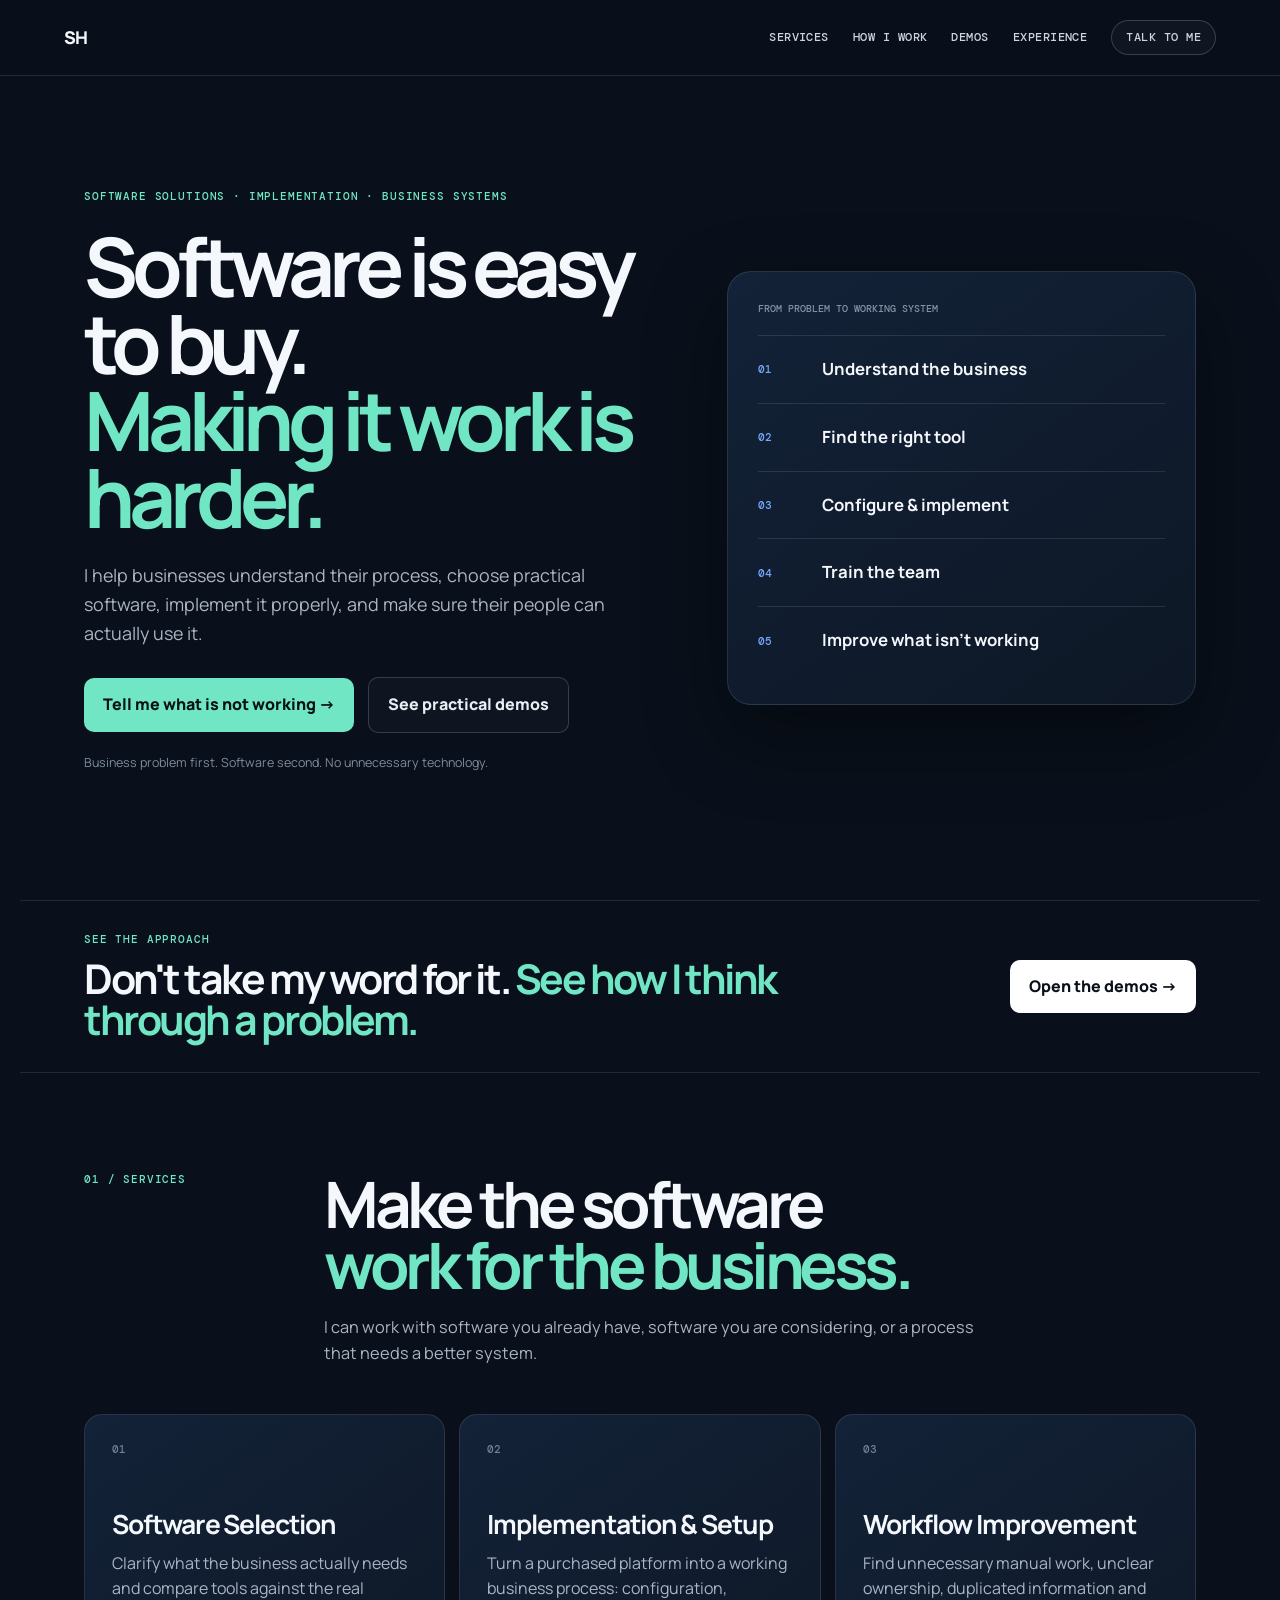
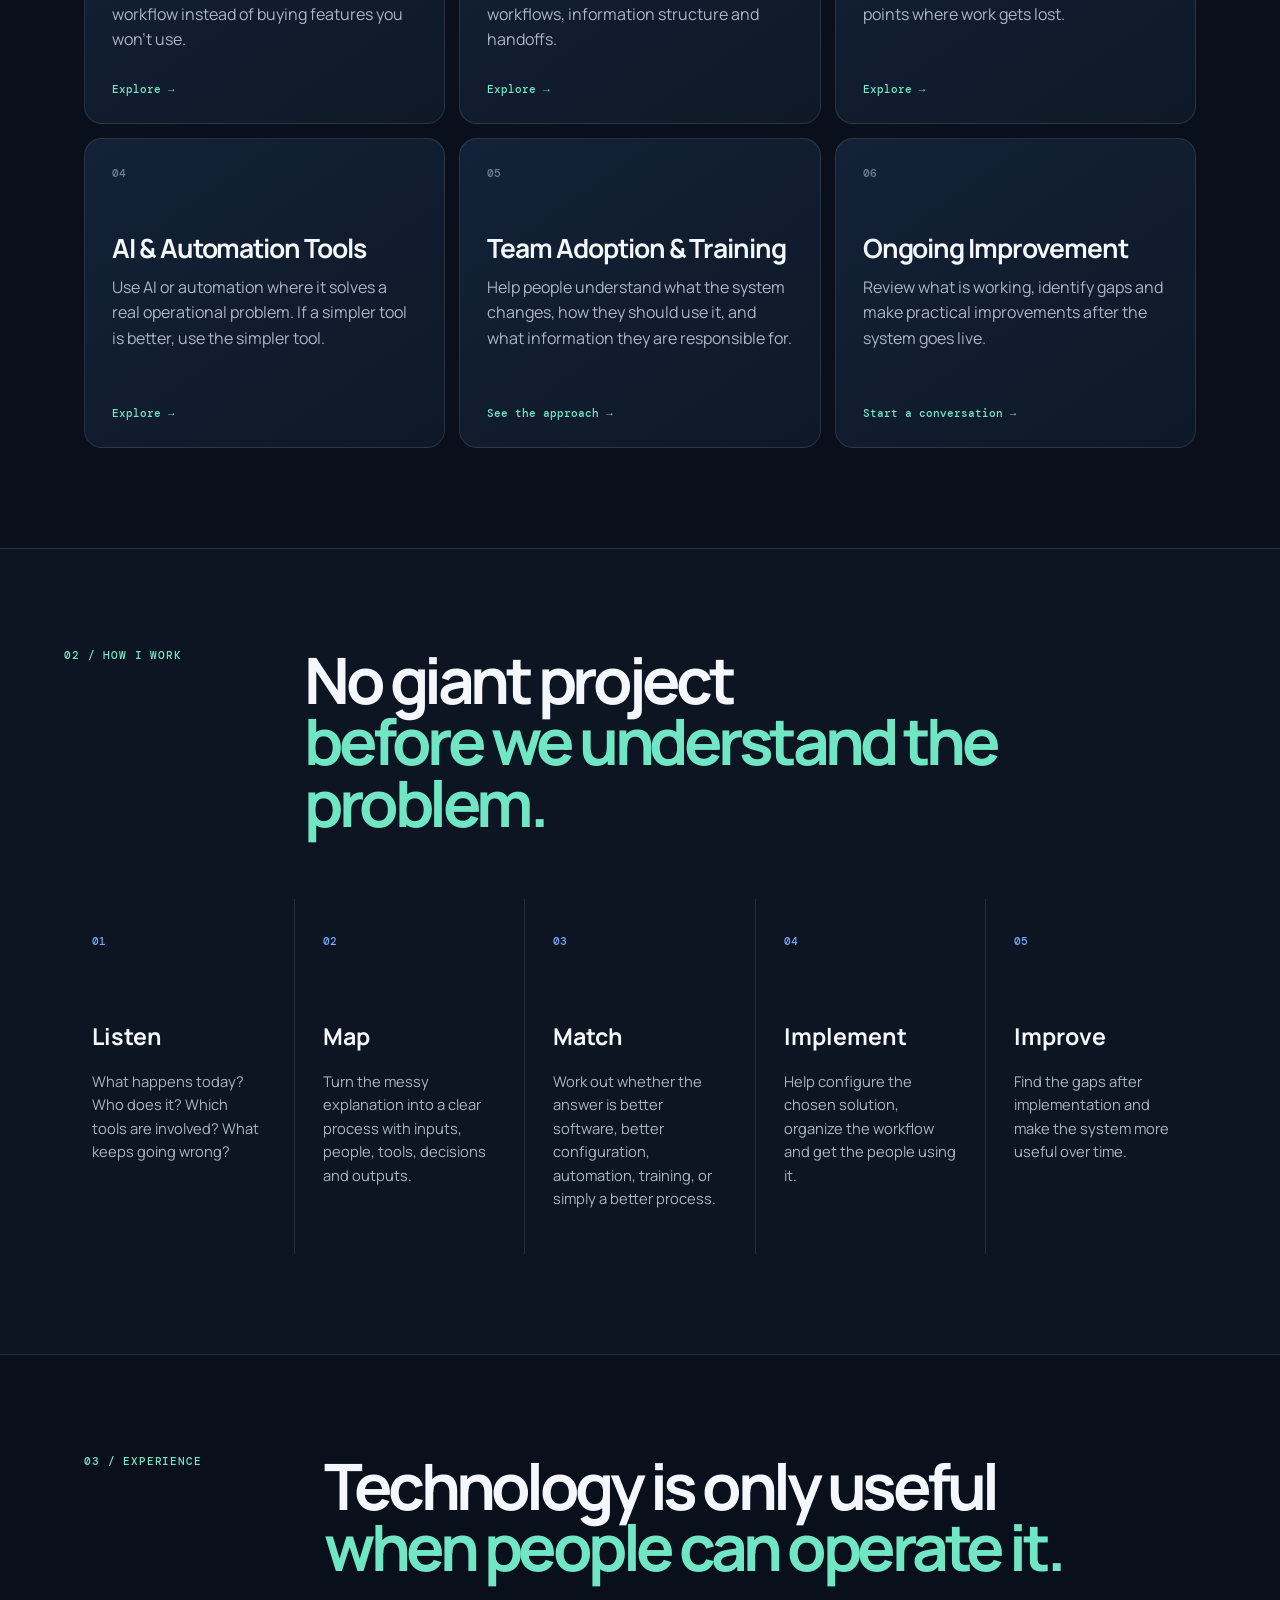
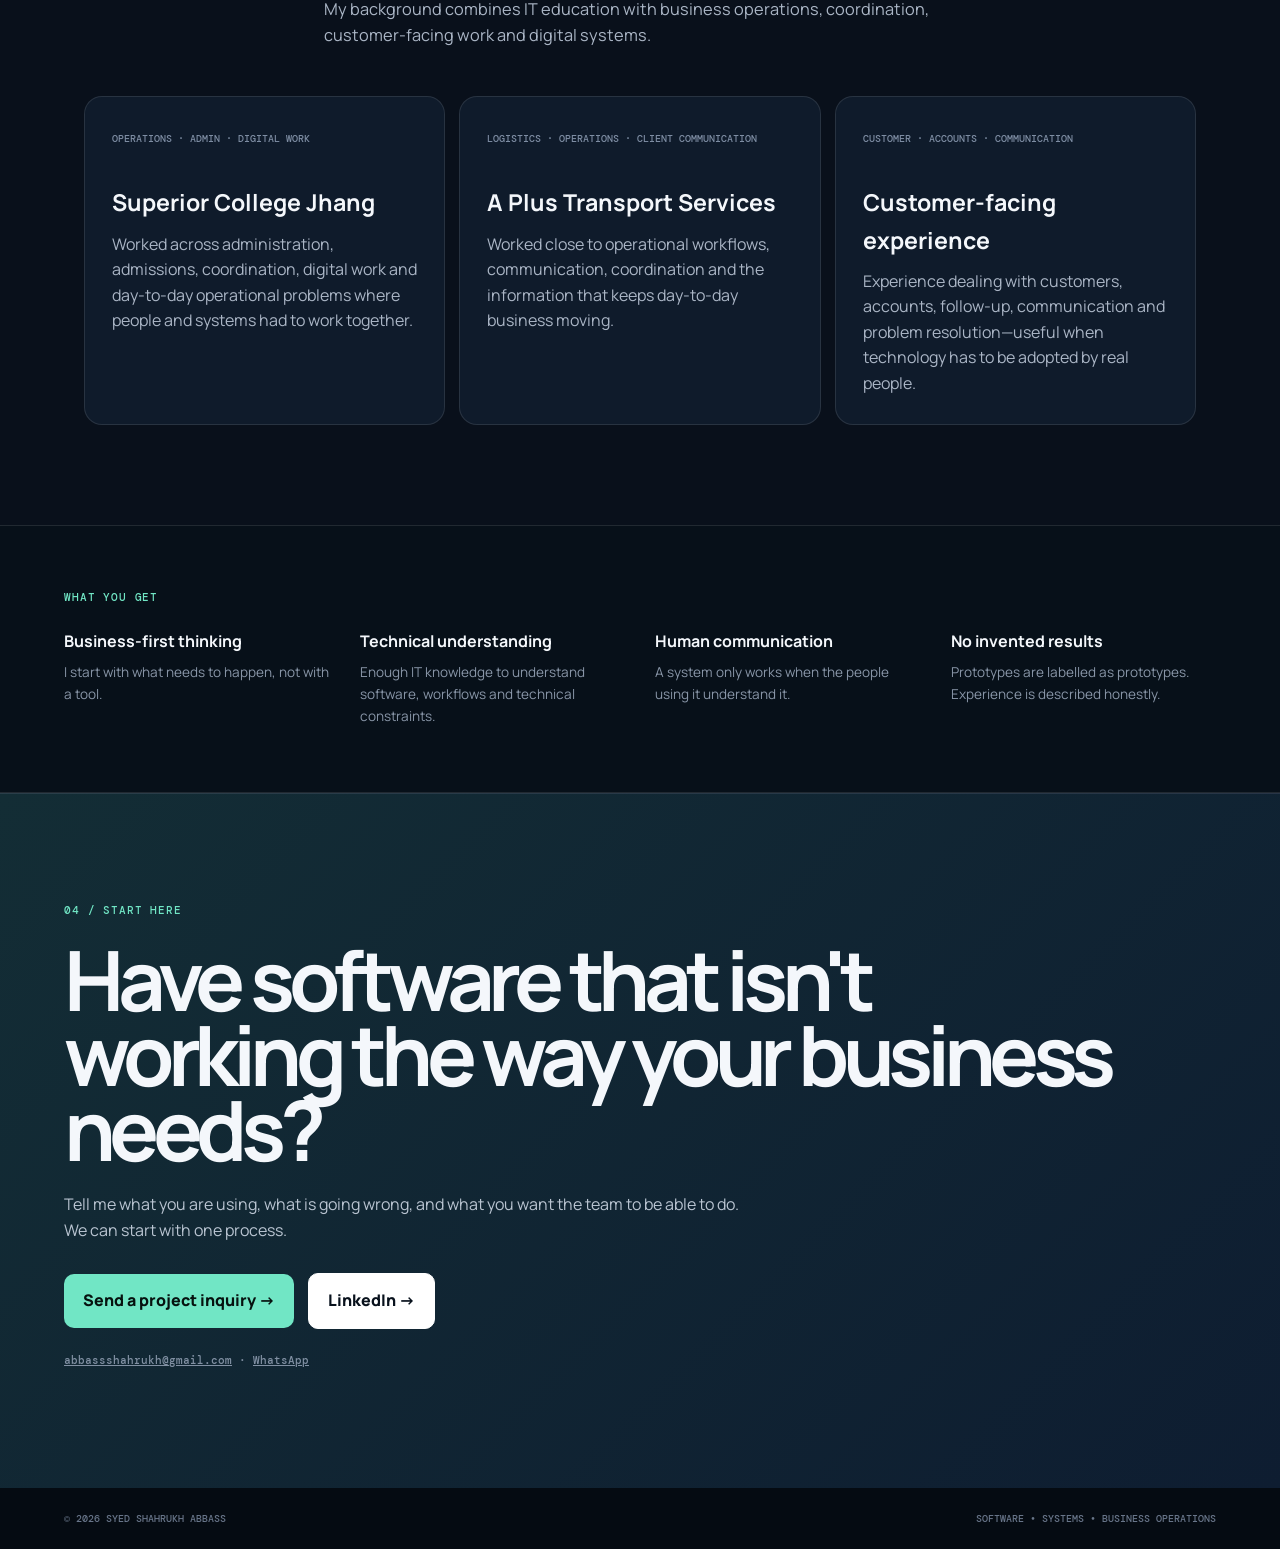
<file: index.html>
<!doctype html>
<html lang="en">
<head>
  <meta charset="utf-8">
  <meta name="viewport" content="width=device-width,initial-scale=1">
  <meta name="description" content="Syed Shahrukh Abbass helps businesses choose, implement and improve practical software, SaaS, AI and automation systems.">
  <meta name="theme-color" content="#0b1020">
  <title>Syed Shahrukh Abbass — Software Solutions & Business Systems</title>
  <link rel="stylesheet" href="styles.css">
  <script async src="https://pagead2.googlesyndication.com/pagead/js/adsbygoogle.js?client=ca-pub-8373525167978329" crossorigin="anonymous"></script>
</head>
<body>
  <header class="nav">
    <a class="brand" href="#top" aria-label="Syed Shahrukh Abbass home">SH</a>
    <nav>
      <a href="#services">Services</a>
      <a href="#how">How I work</a>
      <a href="demos.html">Demos</a>
      <a href="#experience">Experience</a>
      <a class="nav-cta" href="contact.html">Talk to me</a>
    </nav>
  </header>

  <main id="top">
    <section class="hero">
      <div class="hero-copy">
        <div class="eyebrow">SOFTWARE SOLUTIONS · IMPLEMENTATION · BUSINESS SYSTEMS</div>
        <h1>Software is easy to buy.<br><span>Making it work is harder.</span></h1>
        <p class="lead">I help businesses understand their process, choose practical software, implement it properly, and make sure their people can actually use it.</p>
        <div class="actions">
          <a class="button" href="contact.html">Tell me what is not working →</a>
          <a class="secondary-button" href="demos.html">See practical demos</a>
        </div>
        <p class="trust">Business problem first. Software second. No unnecessary technology.</p>
      </div>
      <div class="hero-panel">
        <div class="panel-label">FROM PROBLEM TO WORKING SYSTEM</div>
        <div class="flow">
          <div><b>01</b><span>Understand the business</span></div>
          <div><b>02</b><span>Find the right tool</span></div>
          <div><b>03</b><span>Configure & implement</span></div>
          <div><b>04</b><span>Train the team</span></div>
          <div><b>05</b><span>Improve what isn't working</span></div>
        </div>
      </div>
    </section>

    <section class="demo-banner">
      <div>
        <div class="eyebrow">SEE THE APPROACH</div>
        <h2>Don't take my word for it. <span>See how I think through a problem.</span></h2>
      </div>
      <a class="button dark-button" href="demos.html">Open the demos →</a>
    </section>

    <section id="services" class="section">
      <div class="section-heading">
        <div class="eyebrow">01 / SERVICES</div>
        <div>
          <h2>Make the software<br><span>work for the business.</span></h2>
          <p>I can work with software you already have, software you are considering, or a process that needs a better system.</p>
        </div>
      </div>
      <div class="service-grid">
        <a class="service-card" href="solutions.html#software-selection">
          <span>01</span>
          <h3>Software Selection</h3>
          <p>Clarify what the business actually needs and compare tools against the real workflow instead of buying features you won't use.</p>
          <b>Explore →</b>
        </a>
        <a class="service-card" href="solutions.html#implementation">
          <span>02</span>
          <h3>Implementation & Setup</h3>
          <p>Turn a purchased platform into a working business process: configuration, workflows, information structure and handoffs.</p>
          <b>Explore →</b>
        </a>
        <a class="service-card" href="solutions.html#workflow">
          <span>03</span>
          <h3>Workflow Improvement</h3>
          <p>Find unnecessary manual work, unclear ownership, duplicated information and points where work gets lost.</p>
          <b>Explore →</b>
        </a>
        <a class="service-card" href="solutions.html#automation">
          <span>04</span>
          <h3>AI & Automation Tools</h3>
          <p>Use AI or automation where it solves a real operational problem. If a simpler tool is better, use the simpler tool.</p>
          <b>Explore →</b>
        </a>
        <a class="service-card" href="offer.html">
          <span>05</span>
          <h3>Team Adoption & Training</h3>
          <p>Help people understand what the system changes, how they should use it, and what information they are responsible for.</p>
          <b>See the approach →</b>
        </a>
        <a class="service-card" href="offer.html">
          <span>06</span>
          <h3>Ongoing Improvement</h3>
          <p>Review what is working, identify gaps and make practical improvements after the system goes live.</p>
          <b>Start a conversation →</b>
        </a>
      </div>
    </section>

    <section id="how" class="section dark">
      <div class="section-heading">
        <div class="eyebrow">02 / HOW I WORK</div>
        <div>
          <h2>No giant project<br><span>before we understand the problem.</span></h2>
        </div>
      </div>
      <div class="process">
        <article><b>01</b><h3>Listen</h3><p>What happens today? Who does it? Which tools are involved? What keeps going wrong?</p></article>
        <article><b>02</b><h3>Map</h3><p>Turn the messy explanation into a clear process with inputs, people, tools, decisions and outputs.</p></article>
        <article><b>03</b><h3>Match</h3><p>Work out whether the answer is better software, better configuration, automation, training, or simply a better process.</p></article>
        <article><b>04</b><h3>Implement</h3><p>Help configure the chosen solution, organize the workflow and get the people using it.</p></article>
        <article><b>05</b><h3>Improve</h3><p>Find the gaps after implementation and make the system more useful over time.</p></article>
      </div>
    </section>

    <section id="experience" class="section">
      <div class="section-heading">
        <div class="eyebrow">03 / EXPERIENCE</div>
        <div>
          <h2>Technology is only useful<br><span>when people can operate it.</span></h2>
          <p>My background combines IT education with business operations, coordination, customer-facing work and digital systems.</p>
        </div>
      </div>
      <div class="experience-grid">
        <article class="experience-card">
          <span>OPERATIONS · ADMIN · DIGITAL WORK</span>
          <h3>Superior College Jhang</h3>
          <p>Worked across administration, admissions, coordination, digital work and day-to-day operational problems where people and systems had to work together.</p>
        </article>
        <article class="experience-card">
          <span>LOGISTICS · OPERATIONS · CLIENT COMMUNICATION</span>
          <h3>A Plus Transport Services</h3>
          <p>Worked close to operational workflows, communication, coordination and the information that keeps day-to-day business moving.</p>
        </article>
        <article class="experience-card">
          <span>CUSTOMER · ACCOUNTS · COMMUNICATION</span>
          <h3>Customer-facing experience</h3>
          <p>Experience dealing with customers, accounts, follow-up, communication and problem resolution—useful when technology has to be adopted by real people.</p>
        </article>
      </div>
    </section>

    <section class="proof">
      <div class="eyebrow">WHAT YOU GET</div>
      <div class="proof-grid">
        <div><b>Business-first thinking</b><span>I start with what needs to happen, not with a tool.</span></div>
        <div><b>Technical understanding</b><span>Enough IT knowledge to understand software, workflows and technical constraints.</span></div>
        <div><b>Human communication</b><span>A system only works when the people using it understand it.</span></div>
        <div><b>No invented results</b><span>Prototypes are labelled as prototypes. Experience is described honestly.</span></div>
      </div>
    </section>

    <section id="contact" class="contact">
      <div class="eyebrow">04 / START HERE</div>
      <h2>Have software that isn't working the way your business needs?</h2>
      <p>Tell me what you are using, what is going wrong, and what you want the team to be able to do. We can start with one process.</p>
      <div class="actions">
        <a class="button" href="contact.html">Send a project inquiry →</a>
        <a class="secondary-button light" href="https://www.linkedin.com/in/syed-shahrukh-abbass-2b3361137/">LinkedIn →</a>
      </div>
      <p class="contact-email"><a href="mailto:abbassshahrukh@gmail.com">abbassshahrukh@gmail.com</a> · <a href="https://wa.me/923253100009">WhatsApp</a></p>
    </section>
  </main>

  <footer>
    <span>© 2026 Syed Shahrukh Abbass</span>
    <span>Software • Systems • Business Operations</span>
  </footer>
  <script src="script.js"></script>
</body>
</html>
</file>
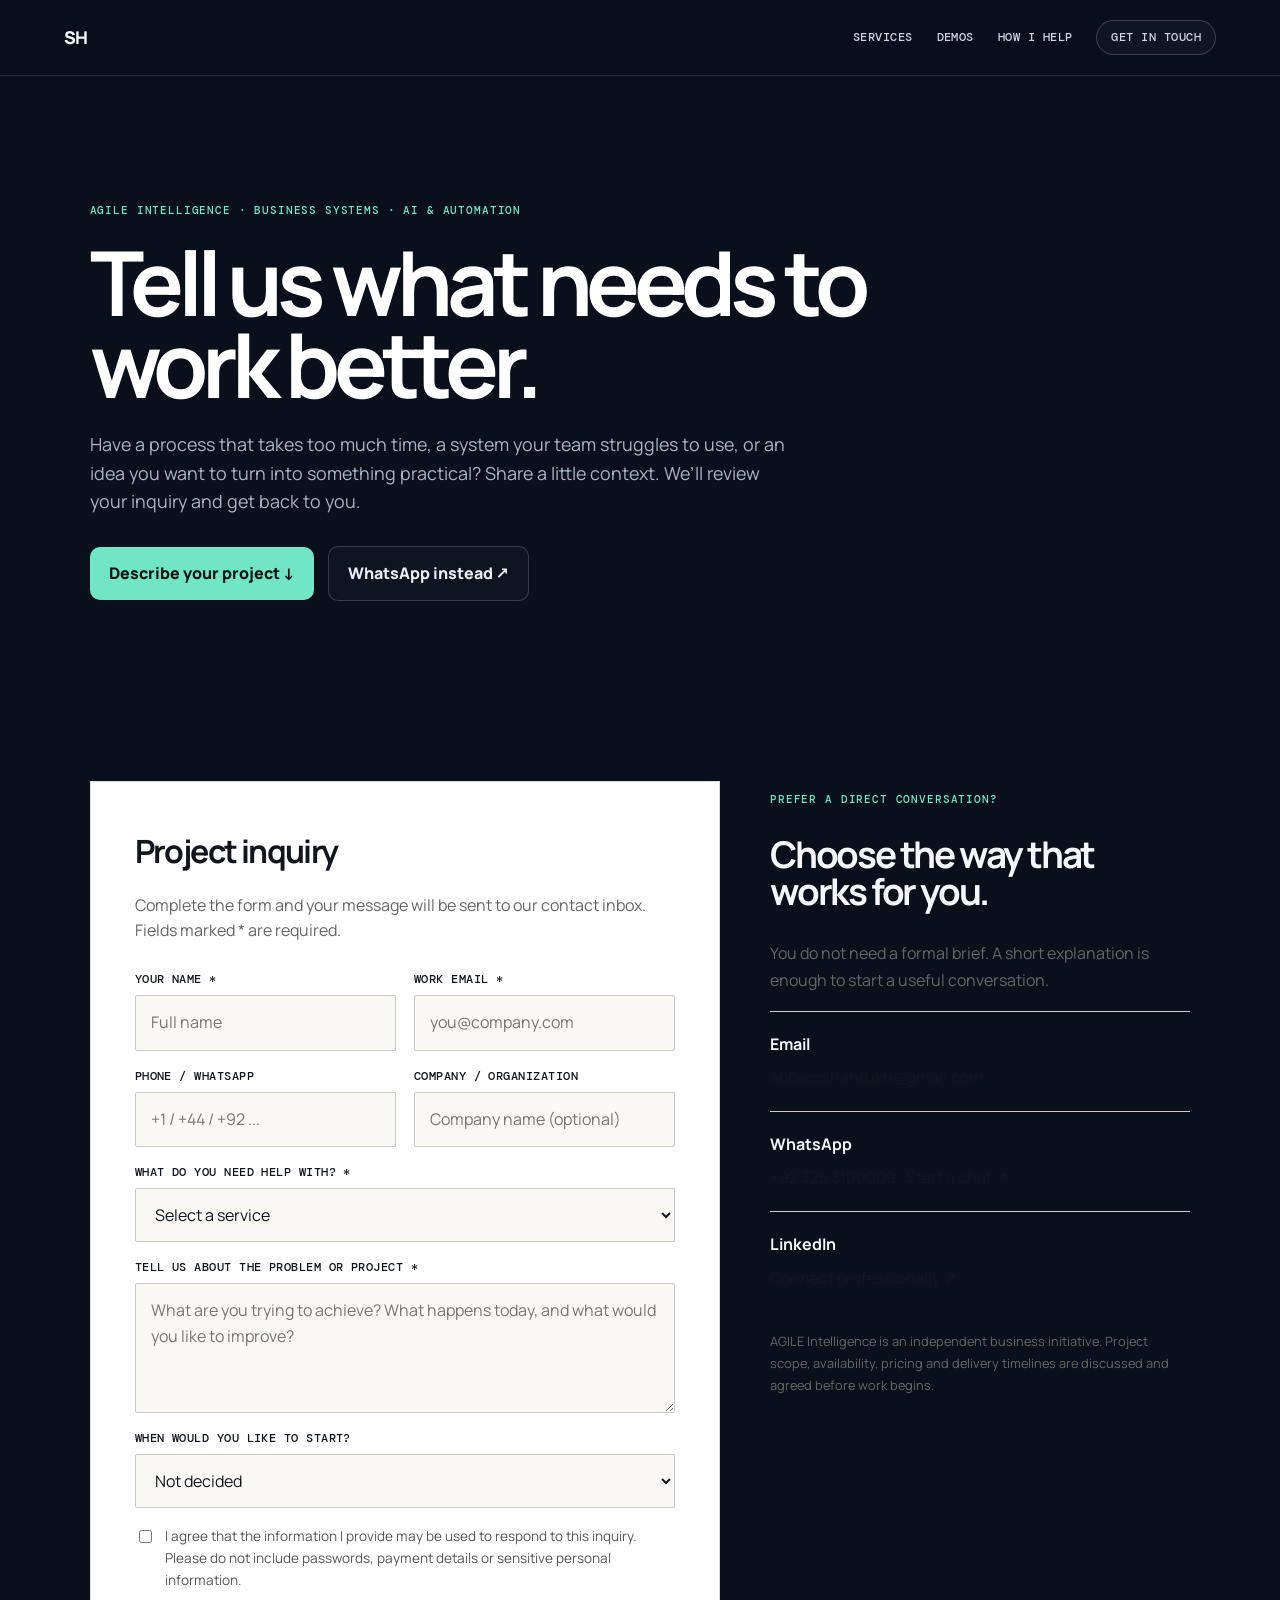
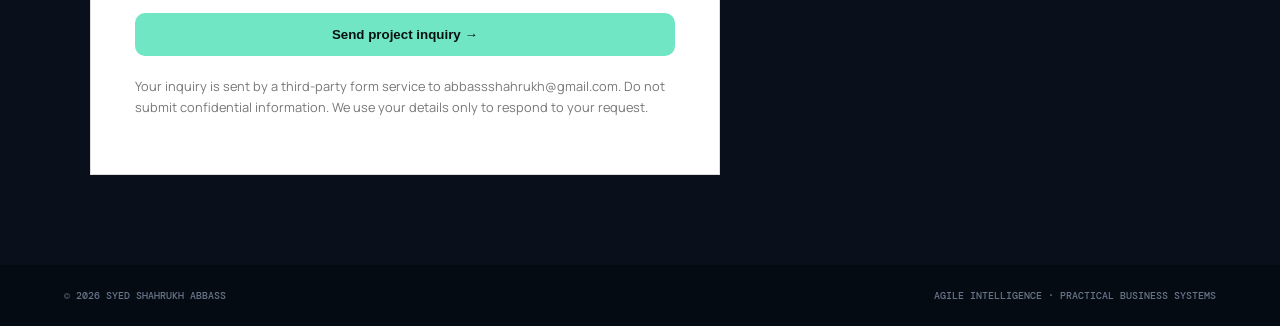
<file: contact.html>
<!doctype html>
<html lang="en">
<head>
<meta charset="utf-8">
<meta name="viewport" content="width=device-width,initial-scale=1">
<meta name="description" content="Contact AGILE Intelligence to discuss business systems, AI and automation, workflow improvement, software setup and digital operations.">
<meta name="theme-color" content="#0b1020">
<title>Contact AGILE Intelligence | Request a Consultation</title>
<link rel="stylesheet" href="styles.css">
<style>
.contact-hero{background:var(--bg);color:#fff;padding:10vw 7vw 7vw}.contact-hero h1{font-size:clamp(3rem,7vw,6.5rem);line-height:.92;letter-spacing:-.07em;max-width:900px;margin:24px 0}.contact-hero h1 em{font-style:normal;color:var(--acid)}.contact-hero .lead{max-width:700px}.contact-wrap{display:grid;grid-template-columns:minmax(0,1.2fr) minmax(260px,.8fr);gap:50px;padding:7vw;align-items:start}.form-card{background:#fff;border:1px solid #deddd7;padding:clamp(22px,4vw,44px);color:#11151d}.form-card h2{font-size:2rem;letter-spacing:-.05em;margin:0 0 10px}.form-card>p{color:#666;margin-bottom:28px}.field-grid{display:grid;grid-template-columns:1fr 1fr;gap:18px}.field{display:flex;flex-direction:column;gap:8px;margin-bottom:18px}.field label{font:500 .72rem 'DM Mono',monospace;text-transform:uppercase;letter-spacing:.04em}.field input,.field select,.field textarea{width:100%;border:1px solid #c9c8c2;background:#faf9f5;color:#11151d;padding:14px 15px;font:inherit;border-radius:2px;min-height:50px}.field textarea{min-height:130px;resize:vertical}.field input:focus,.field select:focus,.field textarea:focus{outline:2px solid #b8d94a;outline-offset:1px}.consent{display:flex;gap:10px;align-items:flex-start;font-size:.85rem;color:#555;margin:8px 0 22px}.consent input{margin-top:4px}.submit-btn{border:0;cursor:pointer;width:100%;text-align:center}.contact-side{padding-top:12px}.contact-side h2{font-size:2.3rem;line-height:1;letter-spacing:-.06em}.contact-side p{color:#666;line-height:1.7}.contact-option{border-top:1px solid #ccc;padding:20px 0}.contact-option b{display:block;margin-bottom:8px}.contact-option a{color:#11151d;text-decoration:none;overflow-wrap:anywhere}.contact-option a:hover{text-decoration:underline}.small-note{font-size:.8rem;color:#777;line-height:1.6;margin-top:20px}.eyebrow{font-family:'DM Mono',monospace}@media(max-width:800px){.contact-wrap{grid-template-columns:1fr;padding:14vw 6vw}.contact-hero{padding:17vw 6vw 12vw}.field-grid{grid-template-columns:1fr;gap:0}}
</style>
</head>
<body>
<header class="nav">
<a class="brand" href="index.html" aria-label="Home">SH</a>
<nav><a href="index.html#services">Services</a><a href="demos.html">Demos</a><a href="offer.html">How I help</a><a class="nav-cta" href="contact.html">Get in touch</a></nav>
</header>
<main>
<section class="contact-hero">
<div class="eyebrow">AGILE INTELLIGENCE · BUSINESS SYSTEMS · AI & AUTOMATION</div>
<h1>Tell us what needs to <em>work better.</em></h1>
<p class="lead">Have a process that takes too much time, a system your team struggles to use, or an idea you want to turn into something practical? Share a little context. We’ll review your inquiry and get back to you.</p>
<div class="actions"><a class="button" href="#inquiry">Describe your project ↓</a><a class="secondary-button" href="https://wa.me/923253100009" target="_blank" rel="noopener">WhatsApp instead ↗</a></div>
</section>
<section class="contact-wrap" id="inquiry">
<div class="form-card">
<h2>Project inquiry</h2>
<p>Complete the form and your message will be sent to our contact inbox. Fields marked * are required.</p>
<form action="https://formsubmit.co/abbassshahrukh@gmail.com" method="POST">
<input type="hidden" name="_subject" value="New AGILE Intelligence website inquiry">
<input type="hidden" name="_next" value="https://syedshahrukh.com/thank-you.html">
<input type="hidden" name="_template" value="table">
<input type="hidden" name="_url" value="https://syedshahrukh.com/contact.html">
<input type="text" name="_honey" tabindex="-1" autocomplete="off" style="position:absolute;left:-9999px" aria-hidden="true">
<div class="field-grid">
<div class="field"><label for="name">Your name *</label><input id="name" name="name" type="text" autocomplete="name" required maxlength="100" placeholder="Full name"></div>
<div class="field"><label for="email">Work email *</label><input id="email" name="email" type="email" autocomplete="email" required maxlength="150" placeholder="you@company.com"></div>
</div>
<div class="field-grid">
<div class="field"><label for="phone">Phone / WhatsApp</label><input id="phone" name="phone" type="tel" autocomplete="tel" maxlength="40" placeholder="+1 / +44 / +92 ..."></div>
<div class="field"><label for="company">Company / organization</label><input id="company" name="company" type="text" autocomplete="organization" maxlength="120" placeholder="Company name (optional)"></div>
</div>
<div class="field">
<label for="service">What do you need help with? *</label>
<select id="service" name="service" required>
<option value="" selected disabled>Select a service</option>
<option>AI tools and business automation</option>
<option>Workflow and process improvement</option>
<option>Software selection, setup or implementation</option>
<option>Customer support and CRM operations</option>
<option>Digital marketing and business growth</option>
<option>Education management systems</option>
<option>Not sure yet — help me identify the solution</option>
</select>
</div>
<div class="field">
<label for="message">Tell us about the problem or project *</label>
<textarea id="message" name="message" required minlength="20" maxlength="5000" placeholder="What are you trying to achieve? What happens today, and what would you like to improve?"></textarea>
</div>
<div class="field">
<label for="timeline">When would you like to start?</label>
<select id="timeline" name="timeline">
<option value="Not decided">Not decided</option><option>Immediately</option><option>Within 2–4 weeks</option><option>Within 1–3 months</option><option>Just researching options</option>
</select>
</div>
<label class="consent"><input type="checkbox" name="privacy_consent" value="I agree to be contacted about this inquiry" required><span>I agree that the information I provide may be used to respond to this inquiry. Please do not include passwords, payment details or sensitive personal information.</span></label>
<button class="button submit-btn" type="submit">Send project inquiry →</button>
<p class="small-note">Your inquiry is sent by a third-party form service to abbassshahrukh@gmail.com. Do not submit confidential information. We use your details only to respond to your request.</p>
</form>
</div>
<aside class="contact-side">
<div class="eyebrow">PREFER A DIRECT CONVERSATION?</div>
<h2>Choose the way that works for you.</h2>
<p>You do not need a formal brief. A short explanation is enough to start a useful conversation.</p>
<div class="contact-option"><b>Email</b><a href="mailto:abbassshahrukh@gmail.com">abbassshahrukh@gmail.com</a></div>
<div class="contact-option"><b>WhatsApp</b><a href="https://wa.me/923253100009" target="_blank" rel="noopener">+92 325 3100009 · Start a chat ↗</a></div>
<div class="contact-option"><b>LinkedIn</b><a href="https://www.linkedin.com/in/syed-shahrukh-abbass-2b3361137/" target="_blank" rel="noopener">Connect professionally ↗</a></div>
<p class="small-note">AGILE Intelligence is an independent business initiative. Project scope, availability, pricing and delivery timelines are discussed and agreed before work begins.</p>
</aside>
</section>
</main>
<footer><span>© 2026 Syed Shahrukh Abbass</span><span>AGILE Intelligence · Practical business systems</span></footer>
</body>
</html>
</file>
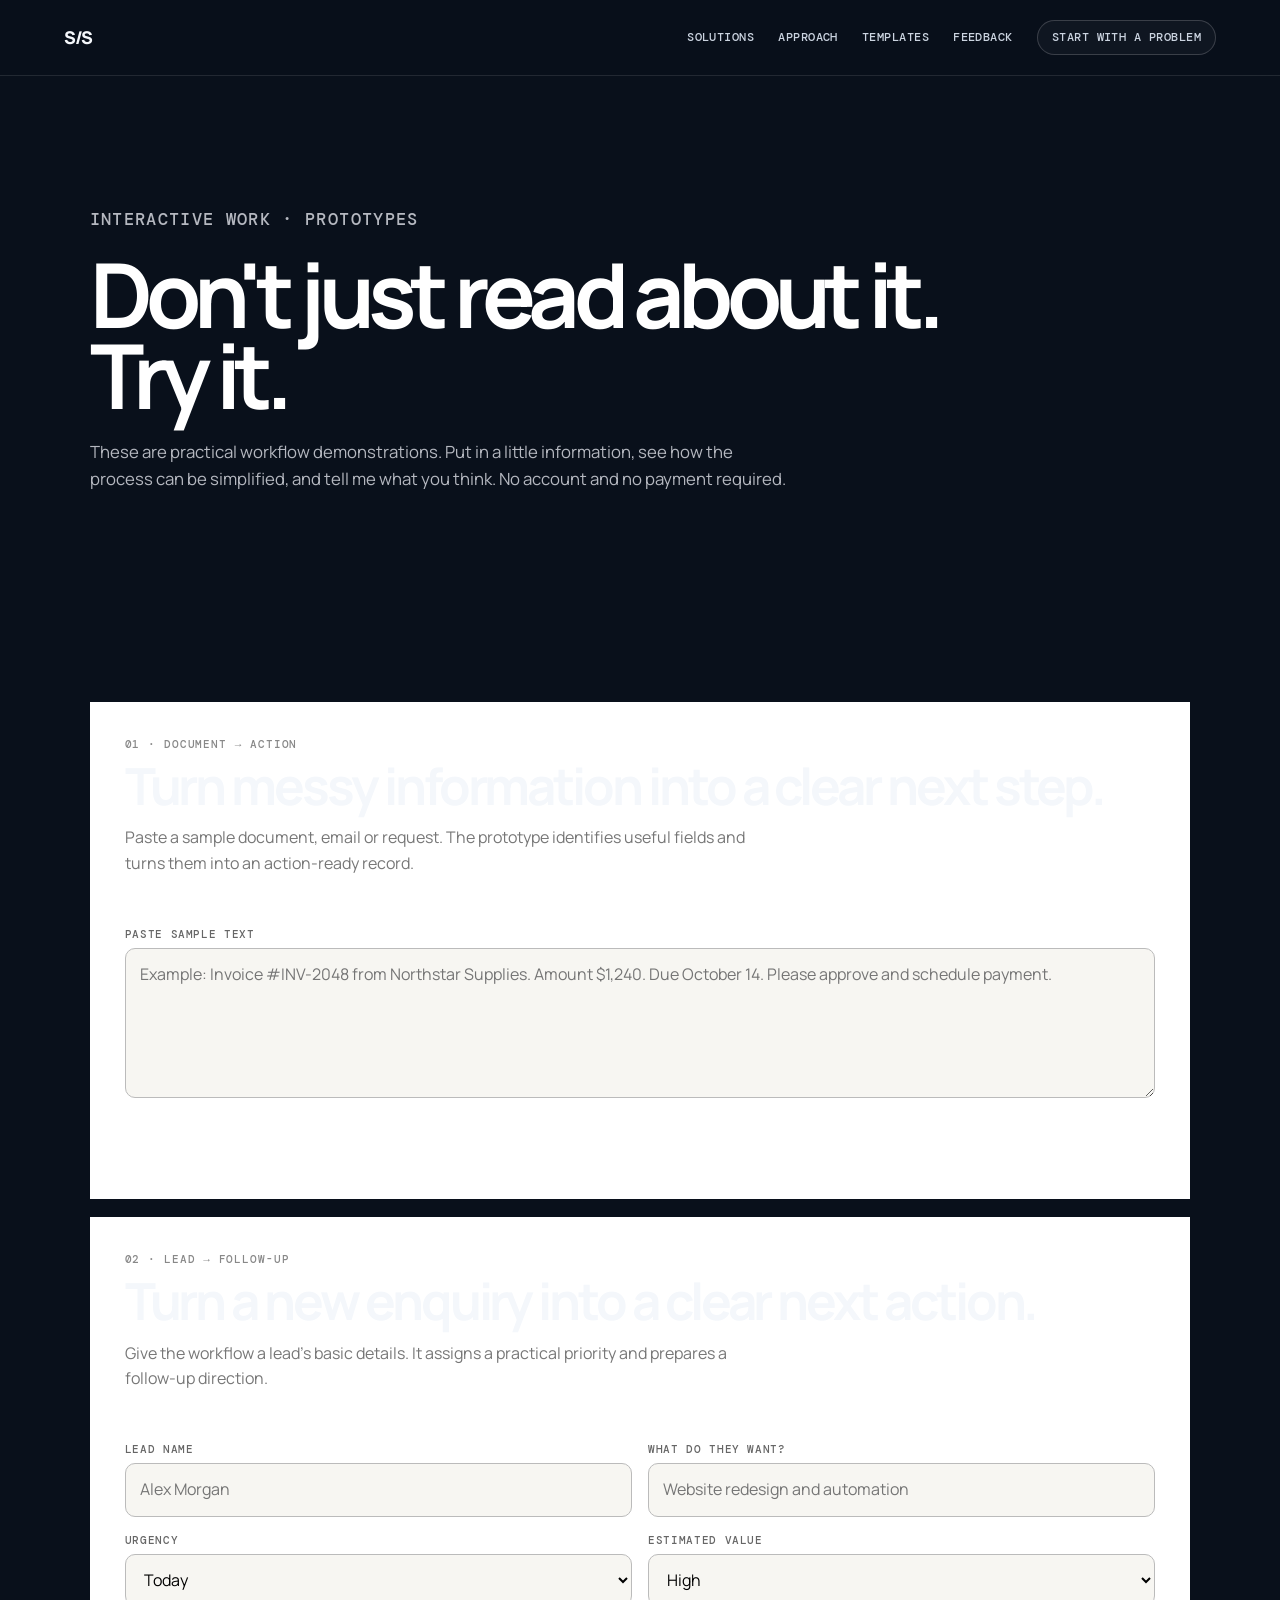
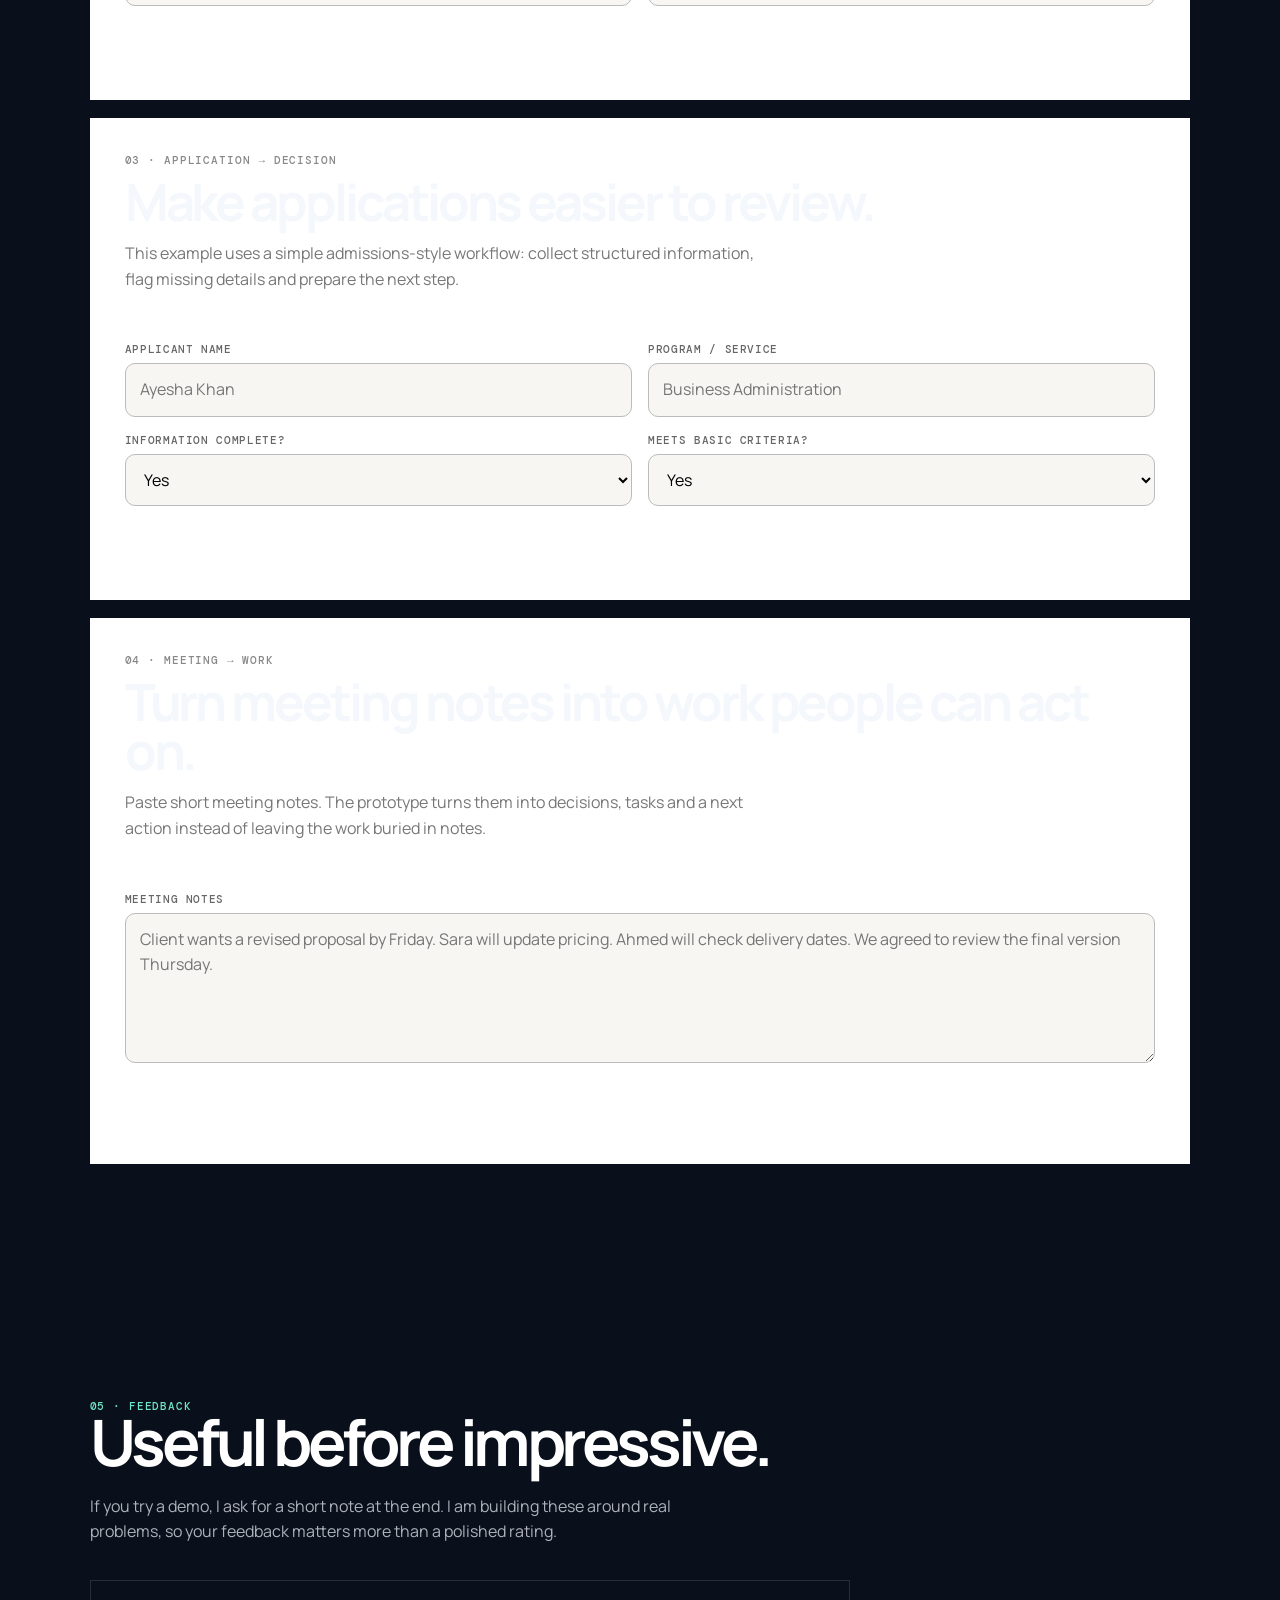
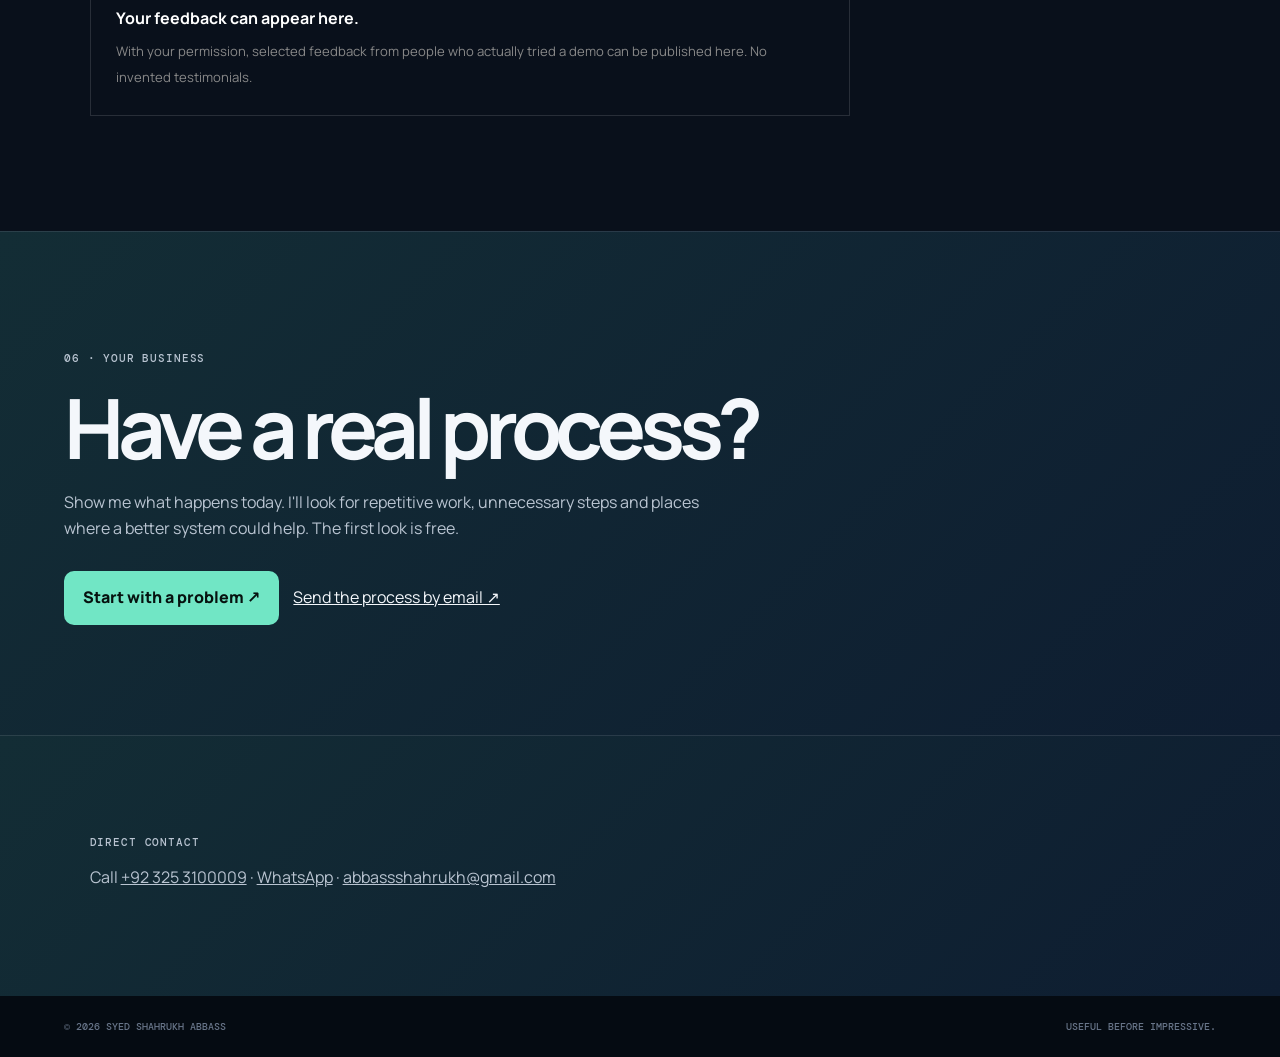
<file: demos.html>
<!doctype html>
<html lang="en">
<head>
<meta charset="utf-8">
<meta name="viewport" content="width=device-width,initial-scale=1">
<meta name="description" content="Interactive business workflow demonstrations by Syed Shahrukh Abbass.">
<title>Try the Work — Interactive Workflow Demos</title>
<link rel="stylesheet" href="styles.css">
<style>
.demo-hero{background:var(--bg);color:#fff;padding:9vw 7vw 7vw}.demo-hero h1{font-size:clamp(3.4rem,7vw,7.5rem);line-height:.9;letter-spacing:-.075em;max-width:1000px;margin:24px 0}.demo-hero h1 em{font-style:normal;color:var(--acid)}.demo-hero p{max-width:700px;color:#b5b8c0;font-size:1.05rem}.demo-list{padding:8vw 7vw}.demo-card{border:1px solid var(--line);margin-bottom:18px;background:#fff}.demo-head{padding:34px;display:flex;justify-content:space-between;gap:25px;align-items:flex-start}.demo-head h2{font-size:clamp(2rem,4vw,4rem);line-height:.95;letter-spacing:-.06em;margin:10px 0}.demo-head p{color:#777;max-width:650px}.demo-tag{font:500 .68rem 'DM Mono',monospace;color:#888;letter-spacing:.08em}.demo-body{padding:0 34px 34px}.demo-form{display:grid;grid-template-columns:1fr 1fr;gap:16px}.demo-form .full{grid-column:1/-1}.demo-form label{font:500 .68rem 'DM Mono',monospace;text-transform:uppercase;letter-spacing:.06em;display:block;margin-bottom:7px;color:#666}.demo-form input,.demo-form textarea,.demo-form select{width:100%;border:1px solid #bbb;background:#f7f6f2;padding:13px 14px;font:inherit;border-radius:10px}.demo-form textarea{min-height:150px;resize:vertical}.run{border:0;background:var(--ink);color:#fff;padding:13px 18px;border-radius:999px;font-weight:800;cursor:pointer;margin-top:18px}.run:hover{opacity:.88}.result{display:none;margin-top:25px;background:var(--bg);color:#fff;padding:26px;border-radius:18px}.result.show{display:block}.result h3{margin:0 0 18px;font-size:1.3rem}.result-grid{display:grid;grid-template-columns:repeat(3,1fr);gap:10px}.result-item{border:1px solid #ffffff1c;padding:15px;border-radius:12px}.result-item small{color:#999}.result-item strong{display:block;margin-top:6px;font-size:.95rem}.feedback{display:none;margin-top:18px;padding:24px;background:var(--acid);color:var(--ink);border-radius:16px}.feedback.show{display:block}.feedback h4{margin:0 0 7px;font-size:1.35rem;letter-spacing:-.04em}.feedback p{margin:0 0 16px;color:#30320f}.feedback textarea{width:100%;min-height:90px;border:1px solid #1115;border-radius:10px;padding:12px;font:inherit;background:#ffffffbb}.check{display:flex;gap:9px;align-items:center;margin:14px 0;font-size:.85rem}.check input{width:auto}.feedback button{border:1px solid var(--ink);background:var(--ink);color:#fff;border-radius:999px;padding:12px 17px;font-weight:800;cursor:pointer}.unlocked{display:none;margin-top:18px;border-top:1px solid #1114;padding-top:18px}.unlocked.show{display:block}.review-wall{background:var(--bg);color:#fff;padding:9vw 7vw}.review-wall h2{font-size:clamp(2.5rem,5vw,5.5rem);line-height:.92;letter-spacing:-.07em;margin:0 0 22px}.review-wall p{color:#aeb1ba;max-width:650px}.review-note{border:1px solid #ffffff20;padding:25px;margin-top:35px;max-width:760px}.review-note strong{display:block;color:var(--acid);margin-bottom:7px}.review-note span{color:#888;font-size:.82rem}@media(max-width:700px){.demo-form,.result-grid{grid-template-columns:1fr}.demo-head{display:block}.demo-body{padding:0 20px 24px}.demo-head{padding:25px 20px}}
</style>
</head>
<body>
<div class="grain"></div>
<header class="nav"><a class="brand" href="index.html">S<span>/</span>S</a><nav><a href="index.html#solutions">Solutions</a><a href="index.html#approach">Approach</a><a href="templates.html">Templates</a><a href="#feedback">Feedback</a><a class="nav-cta" href="offer.html">Start with a problem</a></nav></header>
<main>
<section class="demo-hero"><p class="eyebrow">INTERACTIVE WORK · PROTOTYPES</p><h1>Don't just read about it.<br><em>Try it.</em></h1><p>These are practical workflow demonstrations. Put in a little information, see how the process can be simplified, and tell me what you think. No account and no payment required.</p></section>
<section class="demo-list">
<article class="demo-card" id="document-demo"><div class="demo-head"><div><div class="demo-tag">01 · DOCUMENT → ACTION</div><h2>Turn messy information into a clear next step.</h2><p>Paste a sample document, email or request. The prototype identifies useful fields and turns them into an action-ready record.</p></div></div><div class="demo-body"><div class="demo-form"><div class="full"><label>Paste sample text</label><textarea id="docText" placeholder="Example: Invoice #INV-2048 from Northstar Supplies. Amount $1,240. Due October 14. Please approve and schedule payment."></textarea></div></div><button class="run" onclick="runDocument()">Run the workflow →</button><div class="result" id="docResult"></div><div class="feedback" id="docFeedback"><h4>One quick thing before the full result.</h4><p>Tell me what you noticed. Honest feedback is useful — positive, negative or neutral.</p><textarea id="docComment" placeholder="What did you think of this demo?"></textarea><label class="check"><input type="checkbox" id="docTried"> I tried the demo and understand this is a prototype.</label><button onclick="submitFeedback('Document → Action','docComment','docTried','docUnlock')">Leave feedback & unlock</button><div class="unlocked" id="docUnlock"></div></div></div></article>

<article class="demo-card" id="lead-demo"><div class="demo-head"><div><div class="demo-tag">02 · LEAD → FOLLOW-UP</div><h2>Turn a new enquiry into a clear next action.</h2><p>Give the workflow a lead's basic details. It assigns a practical priority and prepares a follow-up direction.</p></div></div><div class="demo-body"><div class="demo-form"><div><label>Lead name</label><input id="leadName" placeholder="Alex Morgan"></div><div><label>What do they want?</label><input id="leadNeed" placeholder="Website redesign and automation"></div><div><label>Urgency</label><select id="leadUrgency"><option>Today</option><option>This week</option><option>Exploring</option></select></div><div><label>Estimated value</label><select id="leadValue"><option>High</option><option>Medium</option><option>Low</option></select></div></div><button class="run" onclick="runLead()">Run the workflow →</button><div class="result" id="leadResult"></div><div class="feedback" id="leadFeedback"><h4>What did you think?</h4><p>A short honest note helps me improve these demonstrations.</p><textarea id="leadComment" placeholder="What was useful or unclear?"></textarea><label class="check"><input type="checkbox" id="leadTried"> I tried the demo and understand this is a prototype.</label><button onclick="submitFeedback('Lead → Follow-up','leadComment','leadTried','leadUnlock')">Leave feedback & unlock</button><div class="unlocked" id="leadUnlock"></div></div></div></article>

<article class="demo-card" id="application-demo"><div class="demo-head"><div><div class="demo-tag">03 · APPLICATION → DECISION</div><h2>Make applications easier to review.</h2><p>This example uses a simple admissions-style workflow: collect structured information, flag missing details and prepare the next step.</p></div></div><div class="demo-body"><div class="demo-form"><div><label>Applicant name</label><input id="appName" placeholder="Ayesha Khan"></div><div><label>Program / service</label><input id="appProgram" placeholder="Business Administration"></div><div><label>Information complete?</label><select id="appComplete"><option>Yes</option><option>No</option></select></div><div><label>Meets basic criteria?</label><select id="appCriteria"><option>Yes</option><option>Needs review</option><option>No</option></select></div></div><button class="run" onclick="runApplication()">Run the workflow →</button><div class="result" id="appResult"></div><div class="feedback" id="appFeedback"><h4>Leave a quick note.</h4><p>You don't need to praise it. Tell me honestly whether the workflow makes sense.</p><textarea id="appComment" placeholder="Your feedback"></textarea><label class="check"><input type="checkbox" id="appTried"> I tried the demo and understand this is a prototype.</label><button onclick="submitFeedback('Application → Decision','appComment','appTried','appUnlock')">Leave feedback & unlock</button><div class="unlocked" id="appUnlock"></div></div></div></article>

<article class="demo-card" id="meeting-demo"><div class="demo-head"><div><div class="demo-tag">04 · MEETING → WORK</div><h2>Turn meeting notes into work people can act on.</h2><p>Paste short meeting notes. The prototype turns them into decisions, tasks and a next action instead of leaving the work buried in notes.</p></div></div><div class="demo-body"><div class="demo-form"><div class="full"><label>Meeting notes</label><textarea id="meetingText" placeholder="Client wants a revised proposal by Friday. Sara will update pricing. Ahmed will check delivery dates. We agreed to review the final version Thursday."></textarea></div></div><button class="run" onclick="runMeeting()">Run the workflow →</button><div class="result" id="meetingResult"></div><div class="feedback" id="meetingFeedback"><h4>Before you finish — tell me what you noticed.</h4><p>One sentence is enough. Honest feedback helps improve the work.</p><textarea id="meetingComment" placeholder="What did you think?"></textarea><label class="check"><input type="checkbox" id="meetingTried"> I tried the demo and understand this is a prototype.</label><button onclick="submitFeedback('Meeting → Work','meetingComment','meetingTried','meetingUnlock')">Leave feedback & unlock</button><div class="unlocked" id="meetingUnlock"></div></div></div></article>
</section>
<section class="review-wall" id="feedback"><div class="eyebrow">05 · FEEDBACK</div><h2>Useful before impressive.</h2><p>If you try a demo, I ask for a short note at the end. I am building these around real problems, so your feedback matters more than a polished rating.</p><div class="review-note"><strong>Your feedback can appear here.</strong><span>With your permission, selected feedback from people who actually tried a demo can be published here. No invented testimonials.</span></div></section>
<section class="contact"><p class="eyebrow">06 · YOUR BUSINESS</p><h2>Have a real process?</h2><p>Show me what happens today. I'll look for repetitive work, unnecessary steps and places where a better system could help. The first look is free.</p><div class="actions"><a class="button" href="offer.html">Start with a problem ↗</a><a class="text-link" href="mailto:abbassshahrukh@gmail.com?subject=Free%20process%20check">Send the process by email ↗</a></div></section>
<section class="contact" style="padding:7vw"><p class="eyebrow">DIRECT CONTACT</p><p>Call <a class="text-link" href="tel:+923253100009">+92 325 3100009</a> · <a class="text-link" href="https://wa.me/923253100009" target="_blank" rel="noreferrer">WhatsApp</a> · <a class="text-link" href="mailto:abbassshahrukh@gmail.com">abbassshahrukh@gmail.com</a></p></section></main><footer><span>© 2026 Syed Shahrukh Abbass</span><span>Useful before impressive.</span></footer>
<script>
function esc(s){return String(s||'').replace(/[&<>'"]/g,c=>({'&':'&amp;','<':'&lt;','>':'&gt;',"'":'&#39;','"':'&quot;'}[c]))}
function show(id,html){const r=document.getElementById(id);r.innerHTML=html;r.classList.add('show');document.getElementById(id.replace('Result','Feedback')).classList.add('show')}
function runDocument(){const t=document.getElementById('docText').value.trim();if(!t){alert('Paste a sample document or email first.');return}const amount=(t.match(/(?:\$|USD\s*)[\d,]+(?:\.\d{2})?/i)||['Not found'])[0];const ref=(t.match(/(?:invoice|reference|ref|order|application)[\s#:.-]*([A-Z0-9-]{3,})/i)||[])[1]||'Not found';const date=(t.match(/(?:due|deadline|by|on)\s+([A-Za-z]+\s+\d{1,2}(?:,\s*\d{4})?)/i)||[])[1]||'Review';show('docResult',`<h3>Workflow output</h3><div class="result-grid"><div class="result-item"><small>REFERENCE</small><strong>${esc(ref)}</strong></div><div class="result-item"><small>AMOUNT</small><strong>${esc(amount)}</strong></div><div class="result-item"><small>NEXT STEP</small><strong>Validate → approve → record</strong></div></div><p style="color:#aaa;margin:18px 0 0">Detected timing: <strong>${esc(date)}</strong>. In a production workflow, this could create the appropriate task automatically.</p>`)}
function runLead(){const n=document.getElementById('leadName').value.trim()||'New lead';const u=document.getElementById('leadUrgency').value;const v=document.getElementById('leadValue').value;const p=(u==='Today'&&v==='High')?'HIGH':(u==='Exploring'&&v==='Low'?'LOW':'MEDIUM');show('leadResult',`<h3>${esc(n)} — workflow output</h3><div class="result-grid"><div class="result-item"><small>PRIORITY</small><strong>${p}</strong></div><div class="result-item"><small>STATUS</small><strong>Needs follow-up</strong></div><div class="result-item"><small>NEXT STEP</small><strong>${u==='Today'?'Respond today':'Schedule follow-up'}</strong></div></div><p style="color:#aaa;margin:18px 0 0">Need: <strong>${esc(document.getElementById('leadNeed').value||'Not provided')}</strong>. A production system could route this automatically.</p>`)}
function runApplication(){const n=document.getElementById('appName').value.trim()||'Applicant';const complete=document.getElementById('appComplete').value;const criteria=document.getElementById('appCriteria').value;let status=complete==='No'?'MISSING INFORMATION':criteria==='Needs review'?'HUMAN REVIEW':criteria==='No'?'NOT ELIGIBLE':'READY FOR NEXT STEP';show('appResult',`<h3>${esc(n)} — workflow output</h3><div class="result-grid"><div class="result-item"><small>STATUS</small><strong>${status}</strong></div><div class="result-item"><small>PROGRAM</small><strong>${esc(document.getElementById('appProgram').value||'Not provided')}</strong></div><div class="result-item"><small>NEXT STEP</small><strong>${status==='READY FOR NEXT STEP'?'Send next-step message':'Route to review'}</strong></div></div>`)}
function runMeeting(){const t=document.getElementById('meetingText').value.trim();if(!t){alert('Paste a few meeting notes first.');return}const tasks=[];if(/proposal/i.test(t))tasks.push('Prepare / revise proposal');if(/pricing|price/i.test(t))tasks.push('Review pricing');if(/delivery|schedule|date/i.test(t))tasks.push('Check delivery dates');if(!tasks.length)tasks.push('Review notes and identify next action');const deadline=(t.match(/(?:by|until|on)\s+([A-Za-z]+\s+\d{1,2})/i)||[])[1]||'Not stated';show('meetingResult',`<h3>Action-ready meeting output</h3><div class="result-grid"><div class="result-item"><small>TASKS</small><strong>${tasks.map(esc).join('<br>')}</strong></div><div class="result-item"><small>DEADLINE</small><strong>${esc(deadline)}</strong></div><div class="result-item"><small>NEXT ACTION</small><strong>Assign owners → confirm → follow up</strong></div></div>`)}
function submitFeedback(demo,commentId,checkId,unlockId){const comment=document.getElementById(commentId).value.trim();if(!document.getElementById(checkId).checked){alert('Please confirm that you tried the demo.');return}if(comment.length<3){alert('Please leave at least a short note about what you noticed.');return}const subject=encodeURIComponent('Demo feedback — '+demo);const body=encodeURIComponent('Demo tried: '+demo+'\n\nFeedback:\n'+comment+'\n\nI confirm I tried the demo.');window.location.href='mailto:abbassshahrukh@gmail.com?subject='+subject+'&body='+body;const u=document.getElementById(unlockId);u.innerHTML='<strong>Thank you.</strong><br>Your email draft is ready. Send it to share the feedback. The demo result remains visible above.';u.classList.add('show')}
</script>
</body>
</html>
</file>
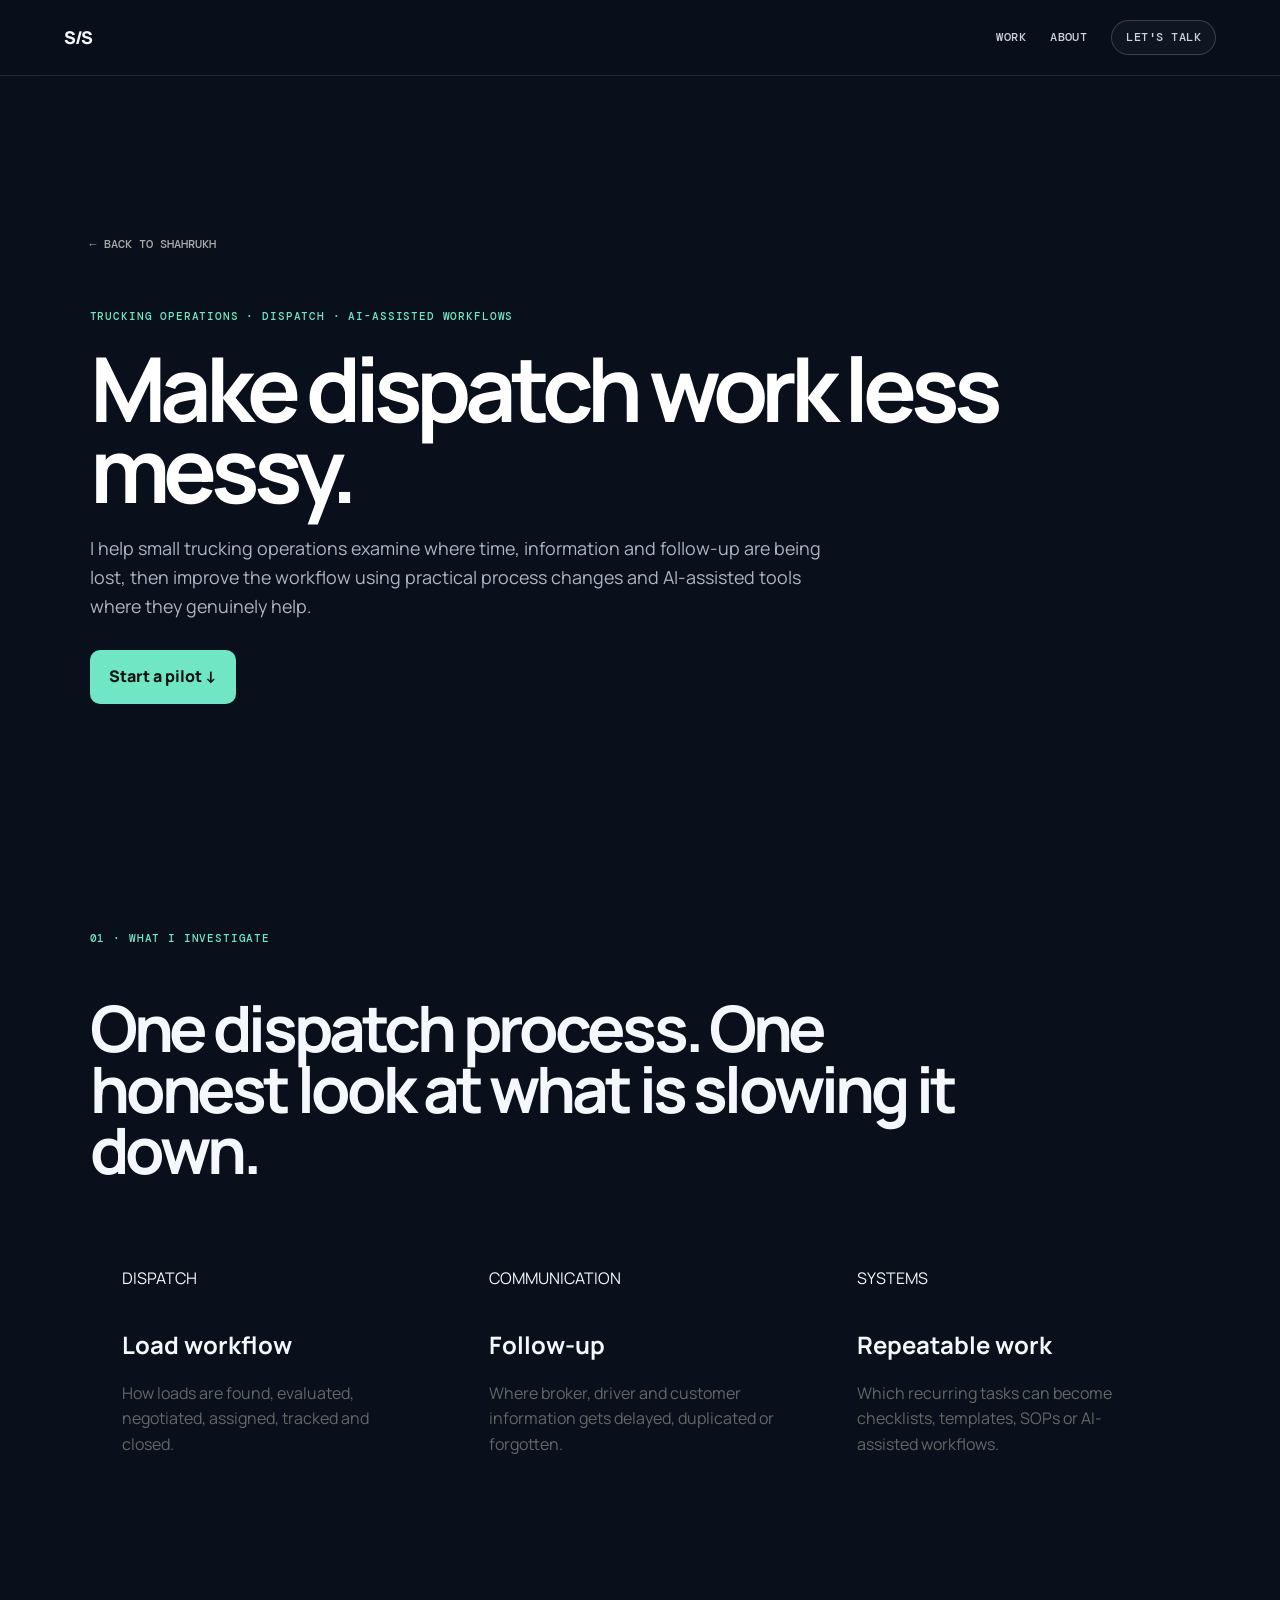
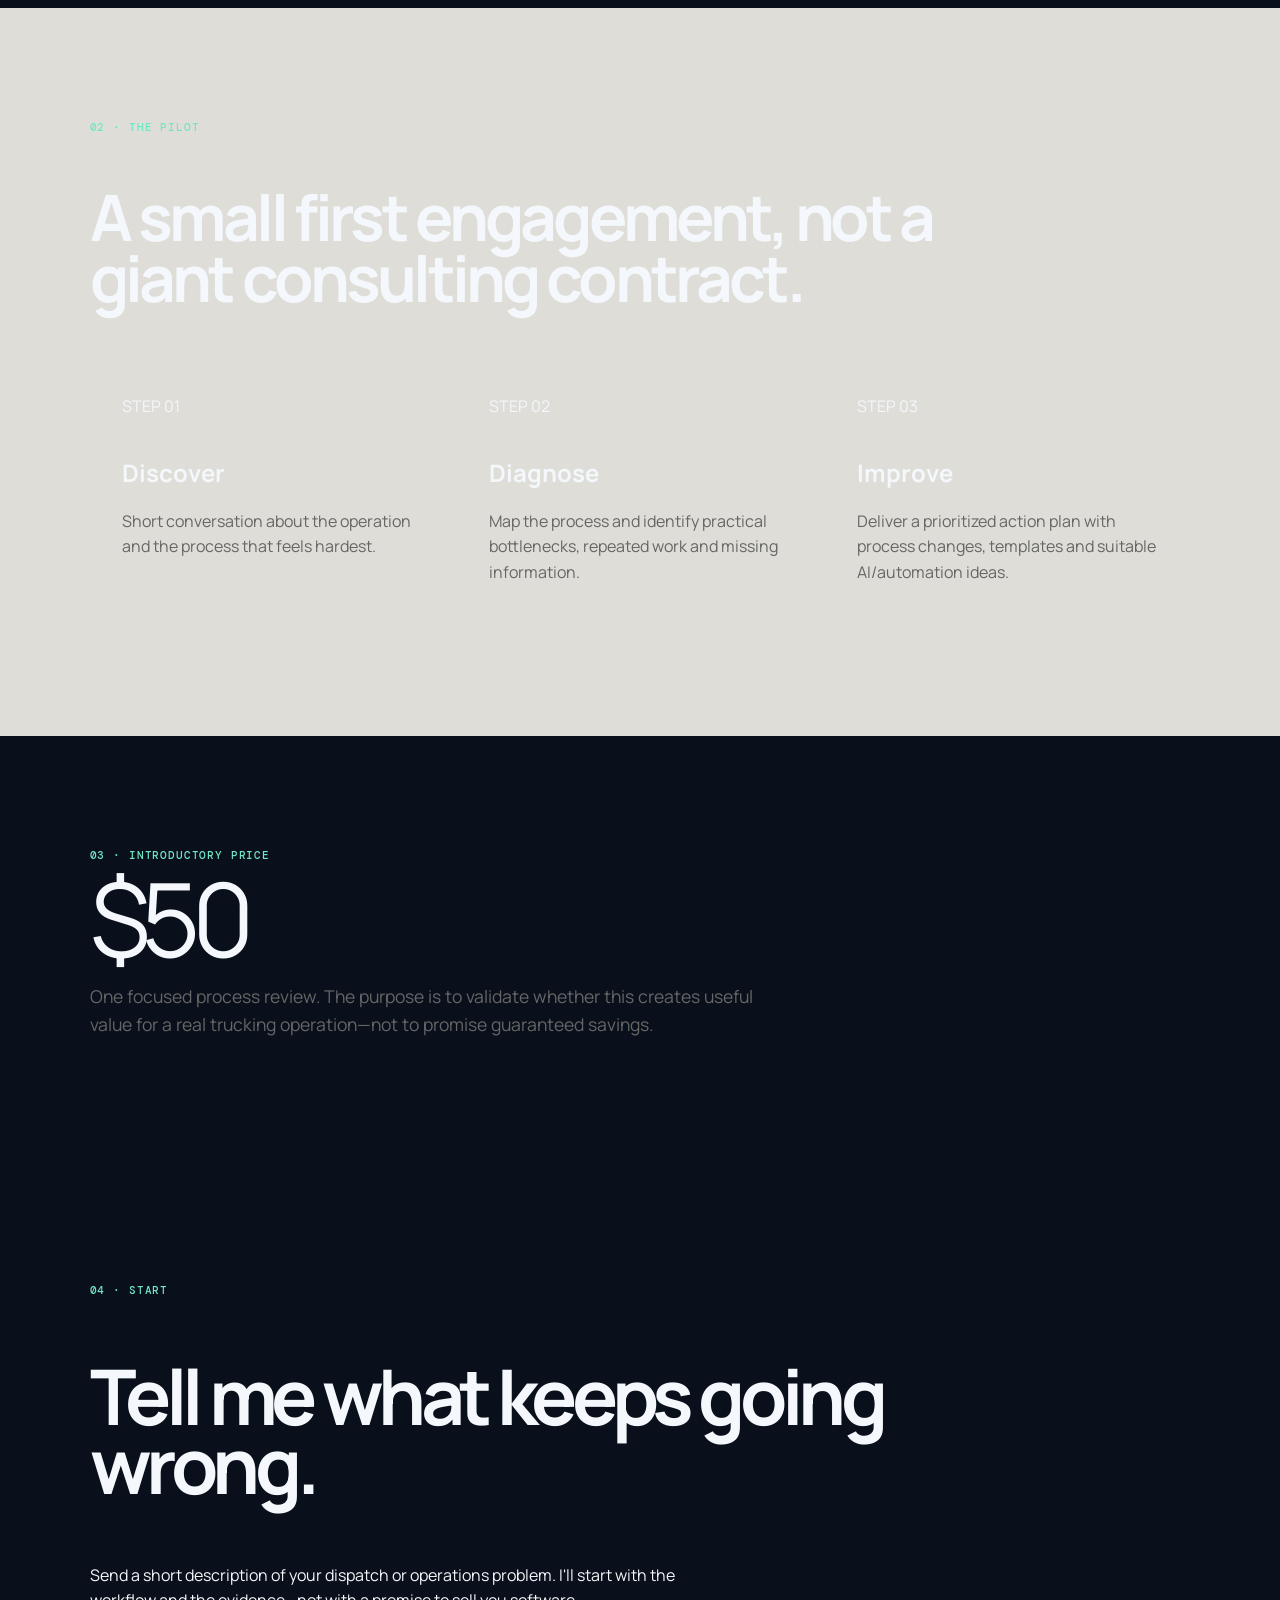
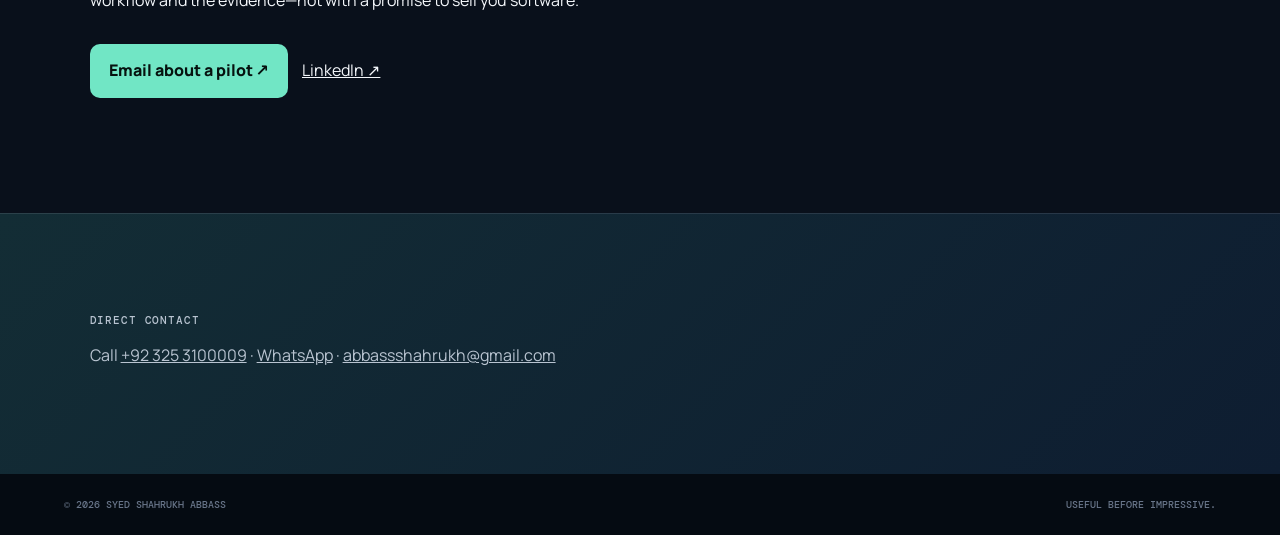
<file: dispatch-pilot.html>
<!doctype html>
<html lang="en">
<head>
<meta charset="UTF-8"><meta name="viewport" content="width=device-width,initial-scale=1">
<meta name="description" content="Dispatch and operations improvement pilot by Syed Shahrukh Abbass.">
<title>Dispatch Operations Pilot — Syed Shahrukh Abbass</title>
<link rel="stylesheet" href="styles.css">
<style>
.page{padding:12vw 7vw 9vw;background:var(--bg);color:#fff}.page h1{font-size:clamp(3rem,7vw,7rem);line-height:.9;letter-spacing:-.07em;max-width:1000px;margin:25px 0}.page h1 em{font-style:normal;color:var(--acid)}.lead{max-width:760px}.content{padding:8vw 7vw}.grid{display:grid;grid-template-columns:repeat(3,1fr);gap:2px;background:var(--ink);border:2px solid var(--ink);margin-top:45px}.card{background:var(--paper);padding:32px;min-height:230px}.card h2{margin:35px 0 12px}.card p{color:#666}.cta{background:var(--acid);padding:9vw 7vw}.cta h2{font-size:clamp(2.8rem,6vw,6rem);line-height:.9;letter-spacing:-.07em;max-width:900px}.back{color:#aaa;text-decoration:none;font:500 .72rem 'DM Mono',monospace;text-transform:uppercase}@media(max-width:800px){.grid{grid-template-columns:1fr}.page,.content,.cta{padding:16vw 6vw}}
</style>
</head>
<body>
<header class="nav"><a class="brand" href="index.html">S<span>/</span>S</a><nav><a href="index.html#work">Work</a><a href="index.html#about">About</a><a class="nav-cta" href="#contact">Let's talk</a></nav></header>
<main>
<section class="page"><a class="back" href="index.html">← Back to Shahrukh</a><p class="eyebrow" style="margin-top:55px">TRUCKING OPERATIONS · DISPATCH · AI-ASSISTED WORKFLOWS</p><h1>Make dispatch work <em>less messy.</em></h1><p class="lead">I help small trucking operations examine where time, information and follow-up are being lost, then improve the workflow using practical process changes and AI-assisted tools where they genuinely help.</p><div class="actions"><a class="button" href="#contact">Start a pilot ↓</a></div></section>
<section class="content"><p class="eyebrow">01 · WHAT I INVESTIGATE</p><h2 style="font-size:clamp(2.4rem,5vw,5rem);line-height:.95;letter-spacing:-.06em;max-width:900px">One dispatch process. One honest look at what is slowing it down.</h2><div class="grid"><article class="card"><div class="tag">DISPATCH</div><h2>Load workflow</h2><p>How loads are found, evaluated, negotiated, assigned, tracked and closed.</p></article><article class="card"><div class="tag">COMMUNICATION</div><h2>Follow-up</h2><p>Where broker, driver and customer information gets delayed, duplicated or forgotten.</p></article><article class="card"><div class="tag">SYSTEMS</div><h2>Repeatable work</h2><p>Which recurring tasks can become checklists, templates, SOPs or AI-assisted workflows.</p></article></div></section>
<section class="content" style="background:#deddd7"><p class="eyebrow">02 · THE PILOT</p><h2 style="font-size:clamp(2.4rem,5vw,5rem);line-height:.95;letter-spacing:-.06em;max-width:900px">A small first engagement, not a giant consulting contract.</h2><div class="grid"><article class="card"><div class="tag">STEP 01</div><h2>Discover</h2><p>Short conversation about the operation and the process that feels hardest.</p></article><article class="card"><div class="tag">STEP 02</div><h2>Diagnose</h2><p>Map the process and identify practical bottlenecks, repeated work and missing information.</p></article><article class="card"><div class="tag">STEP 03</div><h2>Improve</h2><p>Deliver a prioritized action plan with process changes, templates and suitable AI/automation ideas.</p></article></div></section>
<section class="content"><p class="eyebrow">03 · INTRODUCTORY PRICE</p><div style="font-size:clamp(4rem,8vw,8rem);letter-spacing:-.08em;line-height:.9">$50</div><p style="max-width:700px;color:#666;font-size:1.1rem">One focused process review. The purpose is to validate whether this creates useful value for a real trucking operation—not to promise guaranteed savings.</p></section>
<section id="contact" class="cta"><p class="eyebrow">04 · START</p><h2>Tell me what keeps going wrong.</h2><p style="max-width:650px">Send a short description of your dispatch or operations problem. I'll start with the workflow and the evidence—not with a promise to sell you software.</p><div class="actions"><a class="button" href="mailto:abbassshahrukh@gmail.com?subject=Dispatch%20Operations%20Pilot">Email about a pilot ↗</a><a class="text-link" href="https://www.linkedin.com/in/syed-shahrukh-abbass-2b3361137/" target="_blank" rel="noreferrer">LinkedIn ↗</a></div></section>
<section class="contact" style="padding:7vw"><p class="eyebrow">DIRECT CONTACT</p><p>Call <a class="text-link" href="tel:+923253100009">+92 325 3100009</a> · <a class="text-link" href="https://wa.me/923253100009" target="_blank" rel="noreferrer">WhatsApp</a> · <a class="text-link" href="mailto:abbassshahrukh@gmail.com">abbassshahrukh@gmail.com</a></p></section></main><footer><span>© 2026 Syed Shahrukh Abbass</span><span>Useful before impressive.</span></footer>
</body></html>
</file>
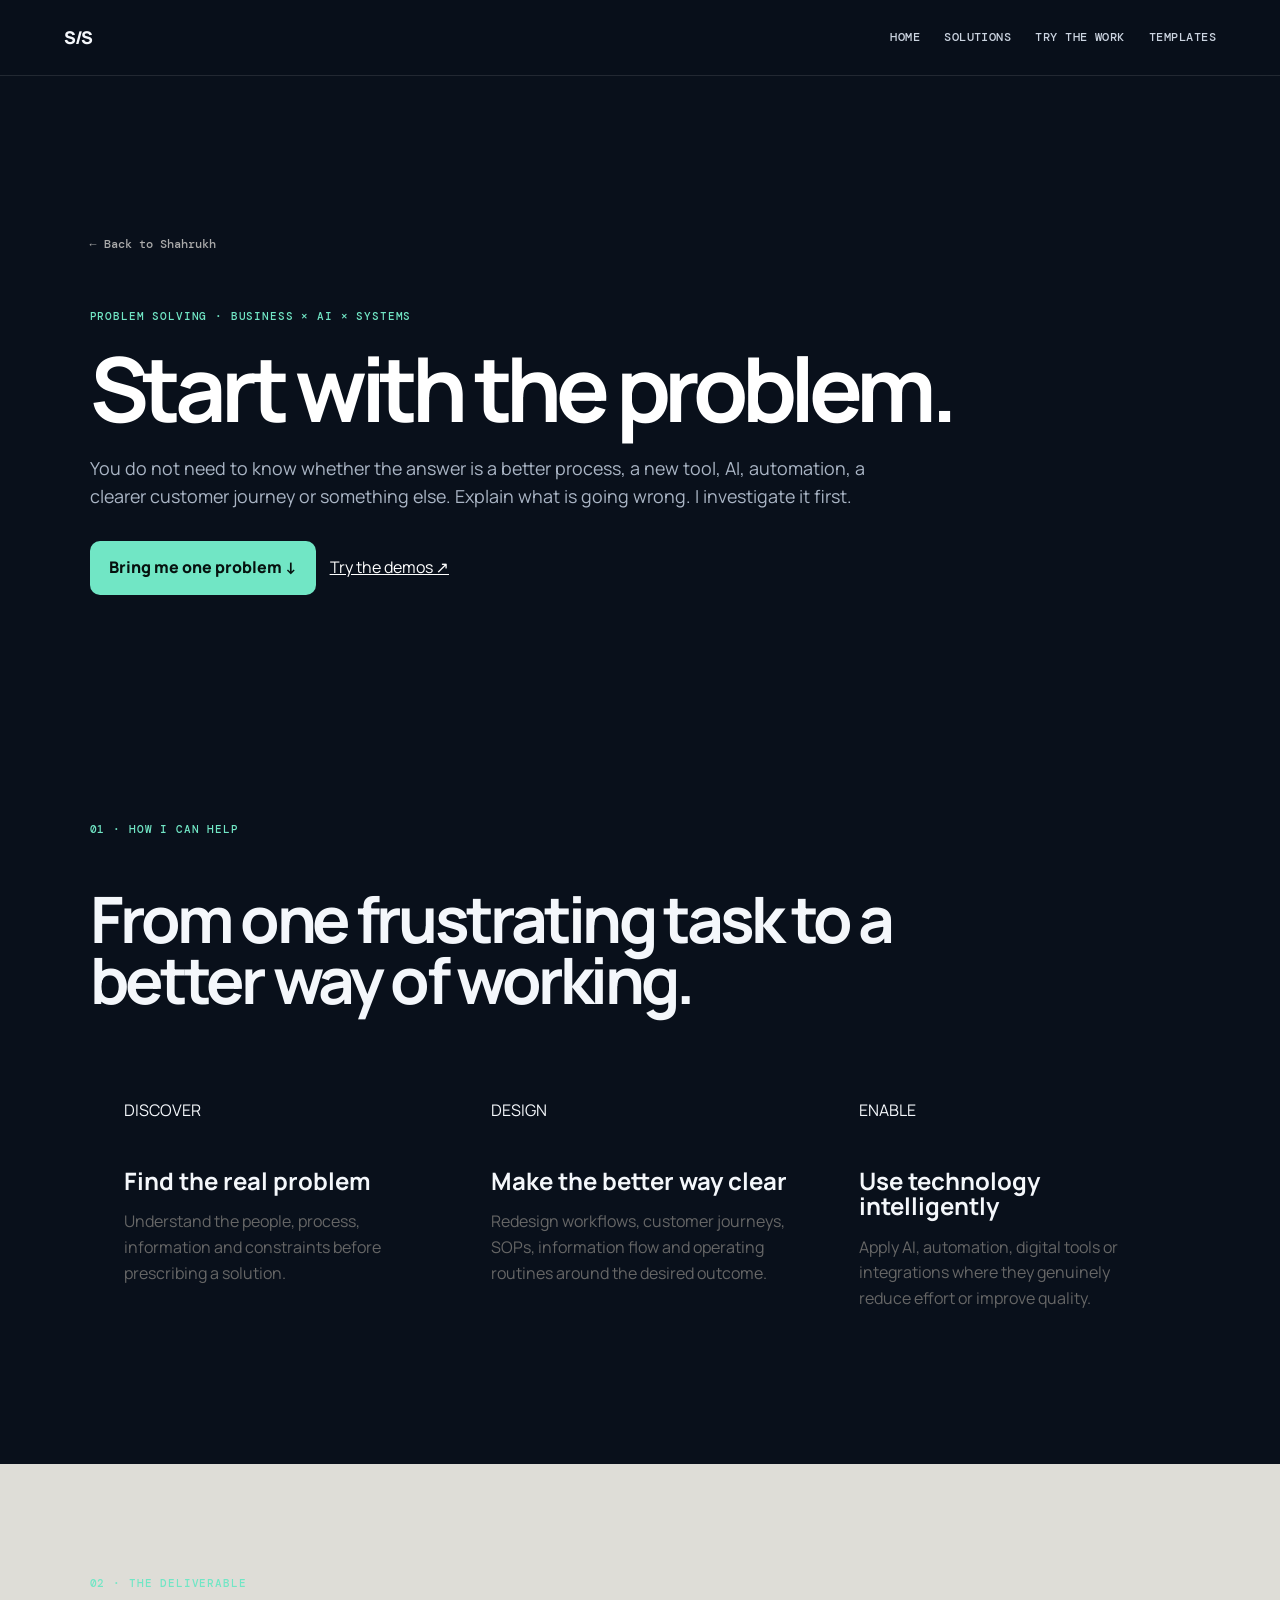
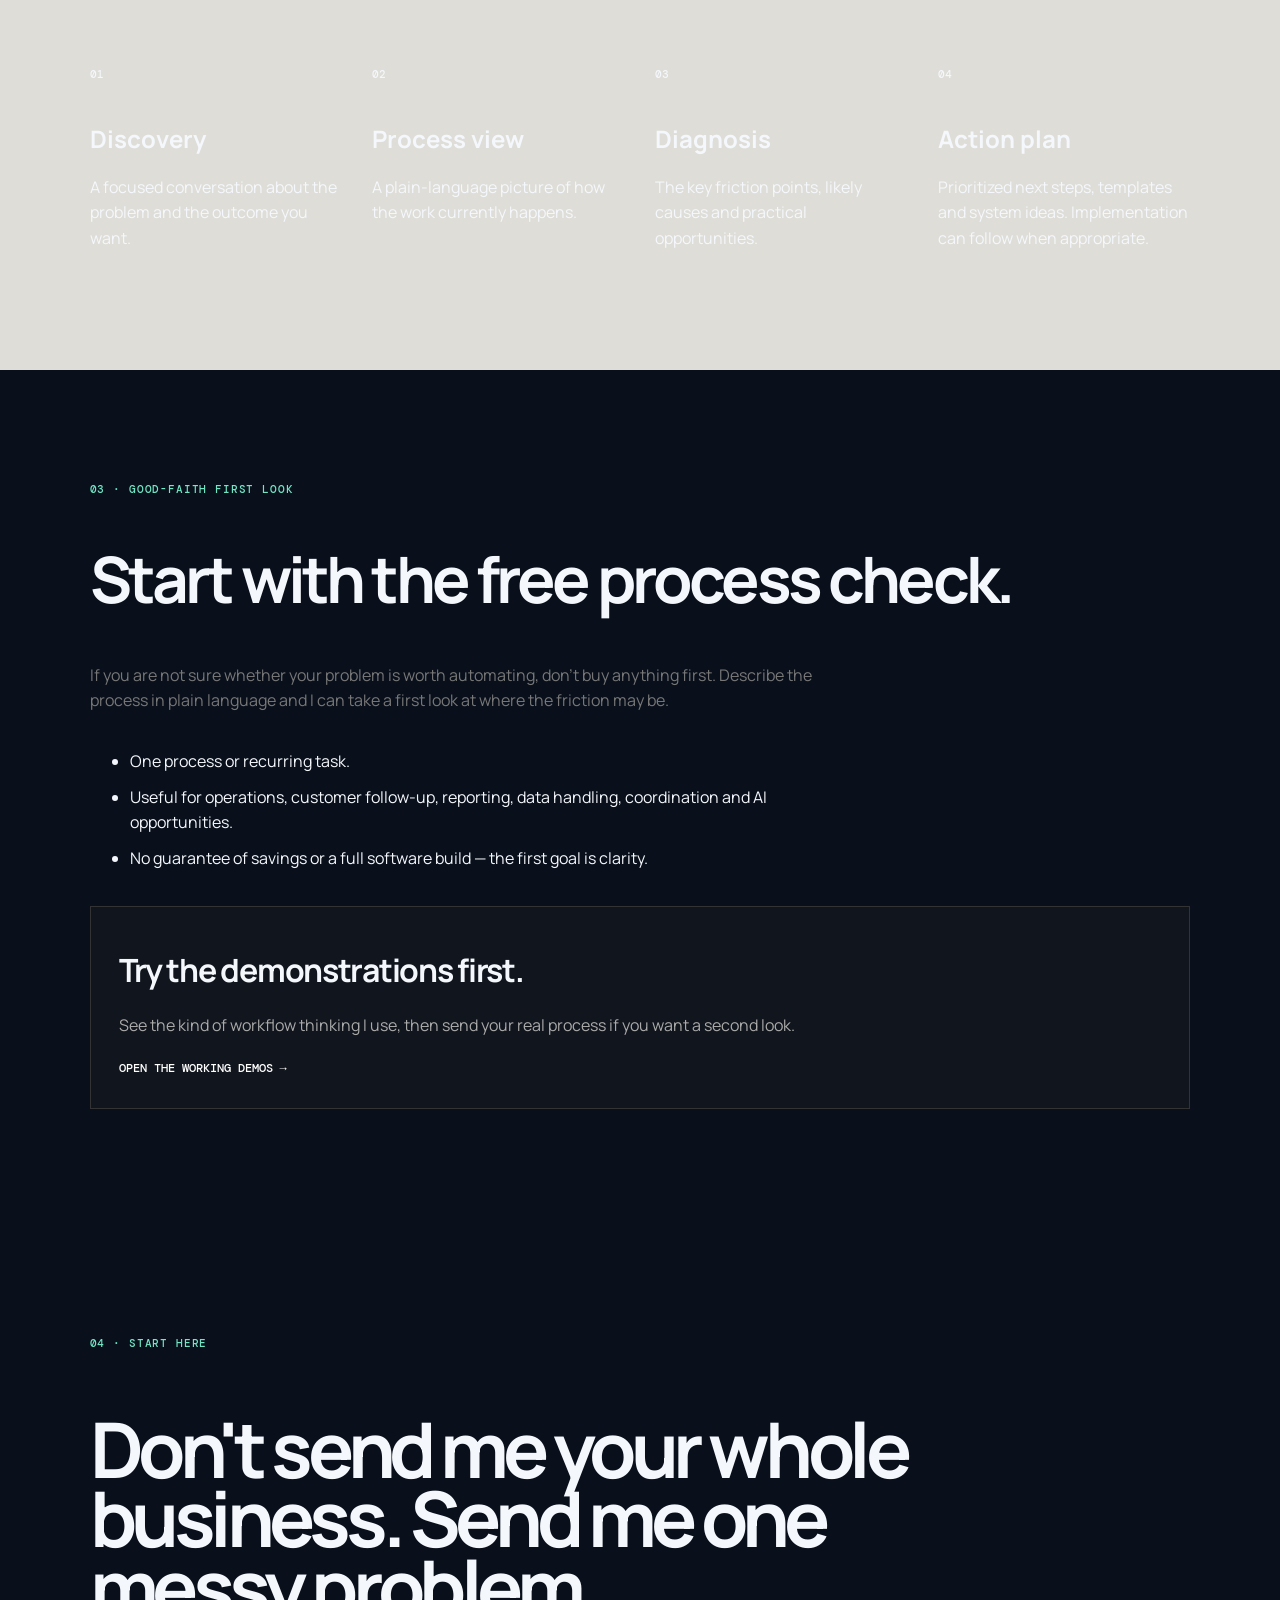
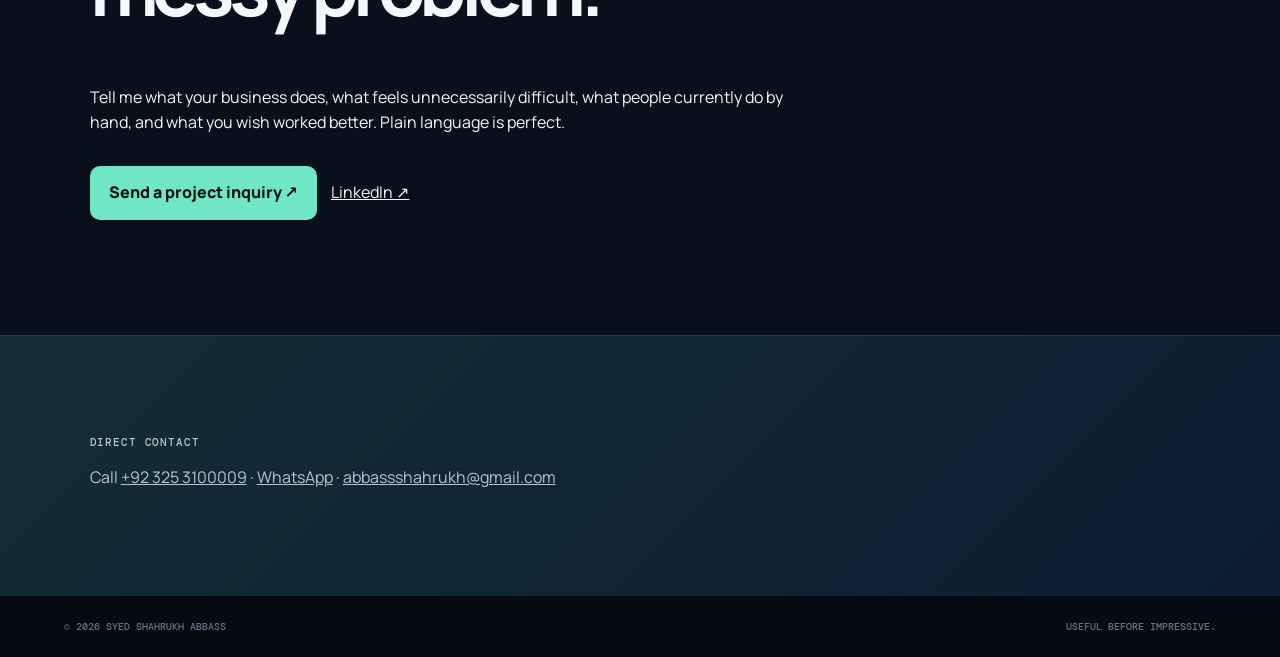
<file: offer.html>
<!doctype html>
<html lang="en"><head><meta charset="UTF-8"><meta name="viewport" content="width=device-width,initial-scale=1"><meta name="description" content="Practical business problem-solving, process improvement, AI workflows and automation support by Syed Shahrukh Abbass."><title>Start with a Problem — Syed Shahrukh Abbass</title><link rel="stylesheet" href="styles.css"><style>.offer-hero{background:var(--bg);color:#fff;padding:12vw 7vw 9vw}.offer-hero h1{font-size:clamp(3.2rem,7vw,7rem);line-height:.9;letter-spacing:-.07em;max-width:1050px;margin:25px 0}.offer-hero h1 em{font-style:normal;color:var(--acid)}.offer-hero .lead{max-width:780px}.offer-section{padding:8vw 7vw}.offer-section.alt{background:#deddd7}.offer-grid{display:grid;grid-template-columns:repeat(3,1fr);gap:2px;background:var(--ink);border:2px solid var(--ink);margin-top:45px}.offer-card{background:var(--paper);padding:34px;min-height:250px}.offer-card h2{font-size:1.5rem;line-height:1.05;margin:45px 0 12px}.offer-card p{color:#666}.steps{display:grid;grid-template-columns:repeat(4,1fr);gap:30px;margin-top:50px}.step{border-top:2px solid var(--ink);padding-top:20px}.step b{font:500 .7rem 'DM Mono',monospace}.step h3{font-size:1.5rem;margin:35px 0 10px}.offer-note{color:#777;max-width:760px}.fit{margin-top:35px;max-width:760px}.fit li{margin:10px 0}.offer-contact{background:var(--acid);padding:9vw 7vw}.offer-contact h2{font-size:clamp(2.8rem,6vw,6rem);line-height:.9;letter-spacing:-.07em;max-width:900px}.back{display:inline-block;color:#fff;text-decoration:none;font:500 .72rem 'DM Mono',monospace}.offer-hero .back{color:#aaa}.free{margin-top:35px;padding:28px;background:#11151d;border:1px solid #333}.free h2{font-size:2rem;letter-spacing:-.04em;margin:10px 0}.free p{color:#aaa;max-width:700px}.free a{color:#fff;font:500 .75rem 'DM Mono',monospace;text-transform:uppercase;text-decoration:none}@media(max-width:800px){.offer-grid,.steps{grid-template-columns:1fr}.offer-section,.offer-contact{padding:16vw 6vw}.offer-hero{padding:18vw 6vw}.offer-card{min-height:0}}</style></head><body><header class="nav"><a class="brand" href="index.html">S<span>/</span>S</a><nav><a href="index.html">Home</a><a href="solutions.html">Solutions</a><a href="try.html">Try the work</a><a href="templates.html">Templates</a></nav></header><main><section class="offer-hero"><a class="back" href="index.html">← Back to Shahrukh</a><p class="eyebrow" style="margin-top:55px">PROBLEM SOLVING · BUSINESS × AI × SYSTEMS</p><h1>Start with the <em>problem.</em></h1><p class="lead">You do not need to know whether the answer is a better process, a new tool, AI, automation, a clearer customer journey or something else. Explain what is going wrong. I investigate it first.</p><div class="actions"><a class="button" href="contact.html">Bring me one problem ↓</a><a class="text-link" href="try.html">Try the demos ↗</a></div></section><section class="offer-section"><p class="eyebrow">01 · HOW I CAN HELP</p><h2 style="font-size:clamp(2.4rem,5vw,5rem);line-height:.95;letter-spacing:-.06em;max-width:950px">From one frustrating task to a better way of working.</h2><div class="offer-grid"><article class="offer-card"><div class="tag">DISCOVER</div><h2>Find the real problem</h2><p>Understand the people, process, information and constraints before prescribing a solution.</p></article><article class="offer-card"><div class="tag">DESIGN</div><h2>Make the better way clear</h2><p>Redesign workflows, customer journeys, SOPs, information flow and operating routines around the desired outcome.</p></article><article class="offer-card"><div class="tag">ENABLE</div><h2>Use technology intelligently</h2><p>Apply AI, automation, digital tools or integrations where they genuinely reduce effort or improve quality.</p></article></div></section><section class="offer-section alt"><p class="eyebrow">02 · THE DELIVERABLE</p><div class="steps"><div class="step"><b>01</b><h3>Discovery</h3><p>A focused conversation about the problem and the outcome you want.</p></div><div class="step"><b>02</b><h3>Process view</h3><p>A plain-language picture of how the work currently happens.</p></div><div class="step"><b>03</b><h3>Diagnosis</h3><p>The key friction points, likely causes and practical opportunities.</p></div><div class="step"><b>04</b><h3>Action plan</h3><p>Prioritized next steps, templates and system ideas. Implementation can follow when appropriate.</p></div></div></section><section class="offer-section"><p class="eyebrow">03 · GOOD-FAITH FIRST LOOK</p><h2 style="font-size:clamp(2.4rem,5vw,5rem);line-height:.95;letter-spacing:-.06em;max-width:950px">Start with the free process check.</h2><p class="offer-note">If you are not sure whether your problem is worth automating, don't buy anything first. Describe the process in plain language and I can take a first look at where the friction may be.</p><ul class="fit"><li>One process or recurring task.</li><li>Useful for operations, customer follow-up, reporting, data handling, coordination and AI opportunities.</li><li>No guarantee of savings or a full software build — the first goal is clarity.</li></ul><div class="free"><h2>Try the demonstrations first.</h2><p>See the kind of workflow thinking I use, then send your real process if you want a second look.</p><a href="try.html">Open the working demos →</a></div></section><section id="contact" class="offer-contact"><p class="eyebrow">04 · START HERE</p><h2>Don't send me your whole business. Send me one messy problem.</h2><p style="max-width:700px">Tell me what your business does, what feels unnecessarily difficult, what people currently do by hand, and what you wish worked better. Plain language is perfect.</p><div class="actions"><a class="button" href="contact.html">Send a project inquiry ↗</a><a class="text-link" href="https://www.linkedin.com/in/syed-shahrukh-abbass-2b3361137/" target="_blank" rel="noreferrer">LinkedIn ↗</a></div></section><section class="contact" style="padding:7vw"><p class="eyebrow">DIRECT CONTACT</p><p>Call <a class="text-link" href="tel:+923253100009">+92 325 3100009</a> · <a class="text-link" href="https://wa.me/923253100009" target="_blank" rel="noreferrer">WhatsApp</a> · <a class="text-link" href="mailto:abbassshahrukh@gmail.com">abbassshahrukh@gmail.com</a></p></section></main><footer><span>© 2026 Syed Shahrukh Abbass</span><span>Useful before impressive.</span></footer></body></html>
</file>
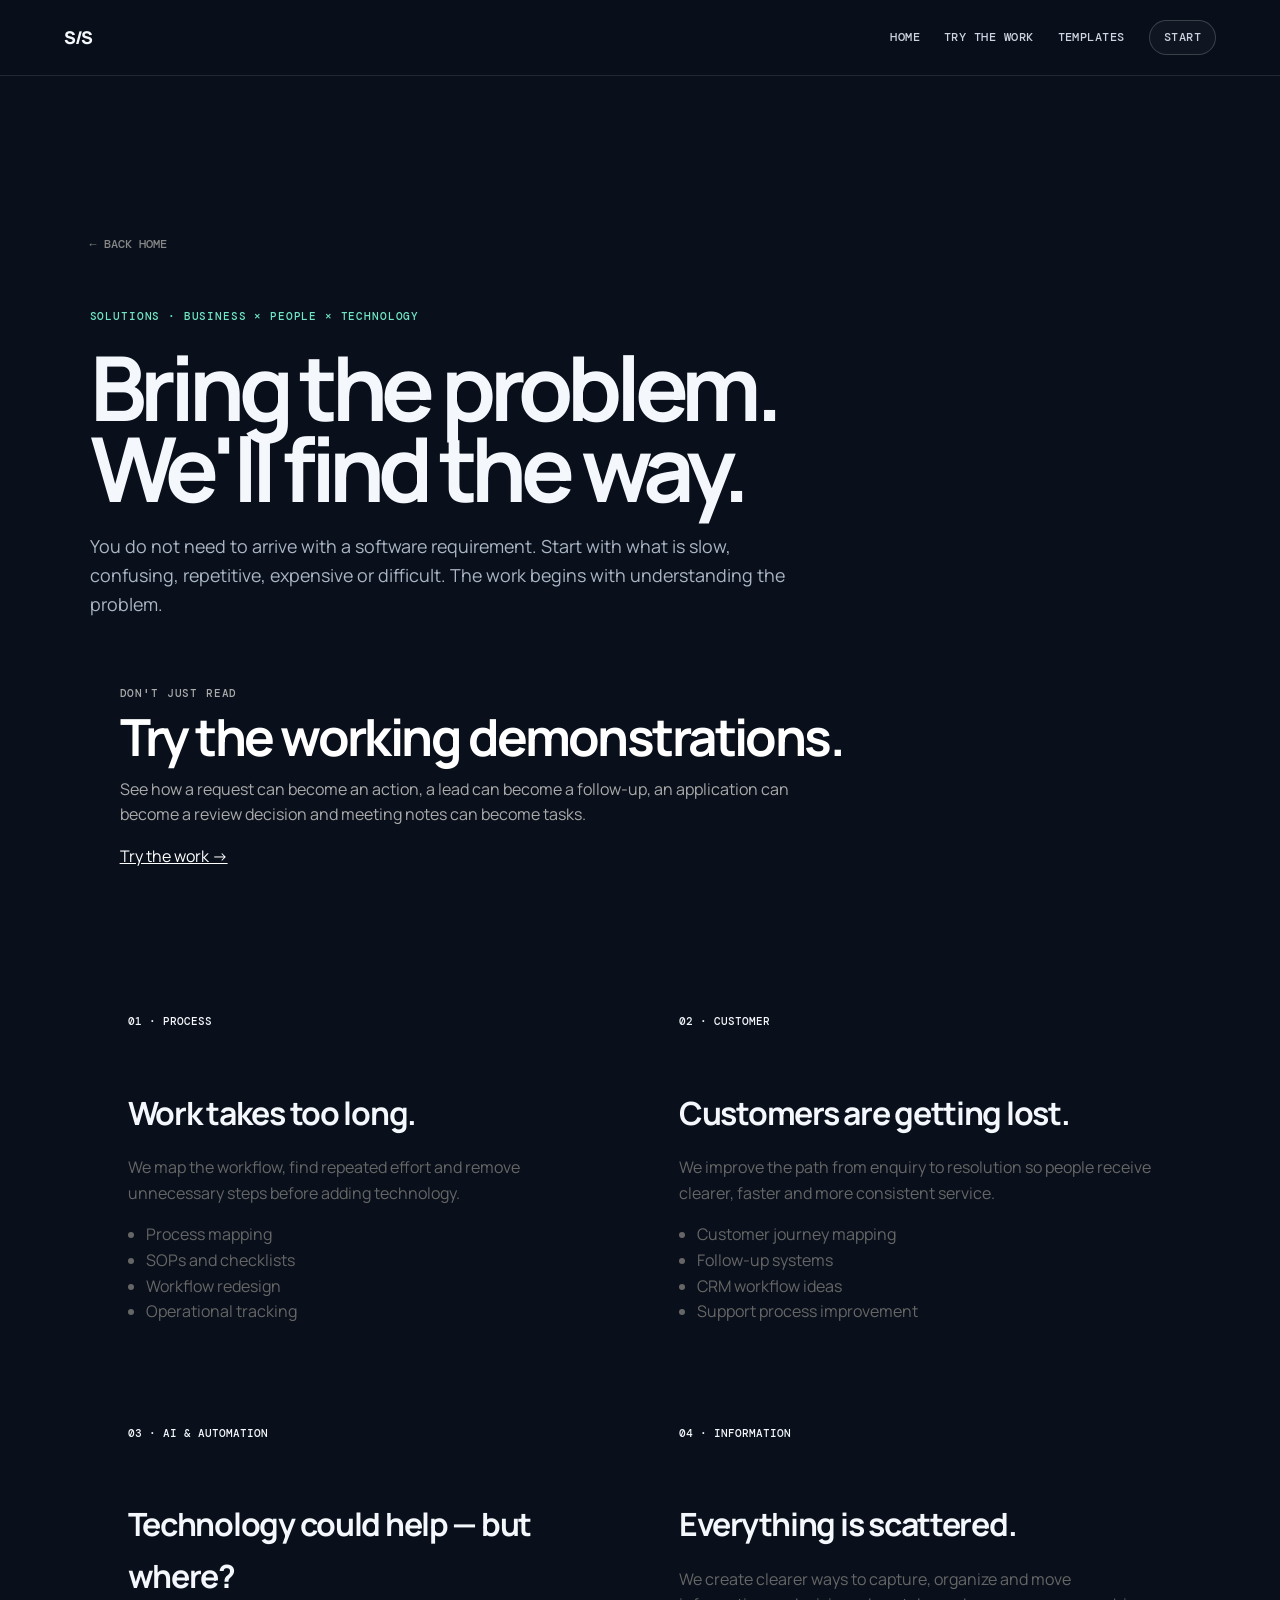
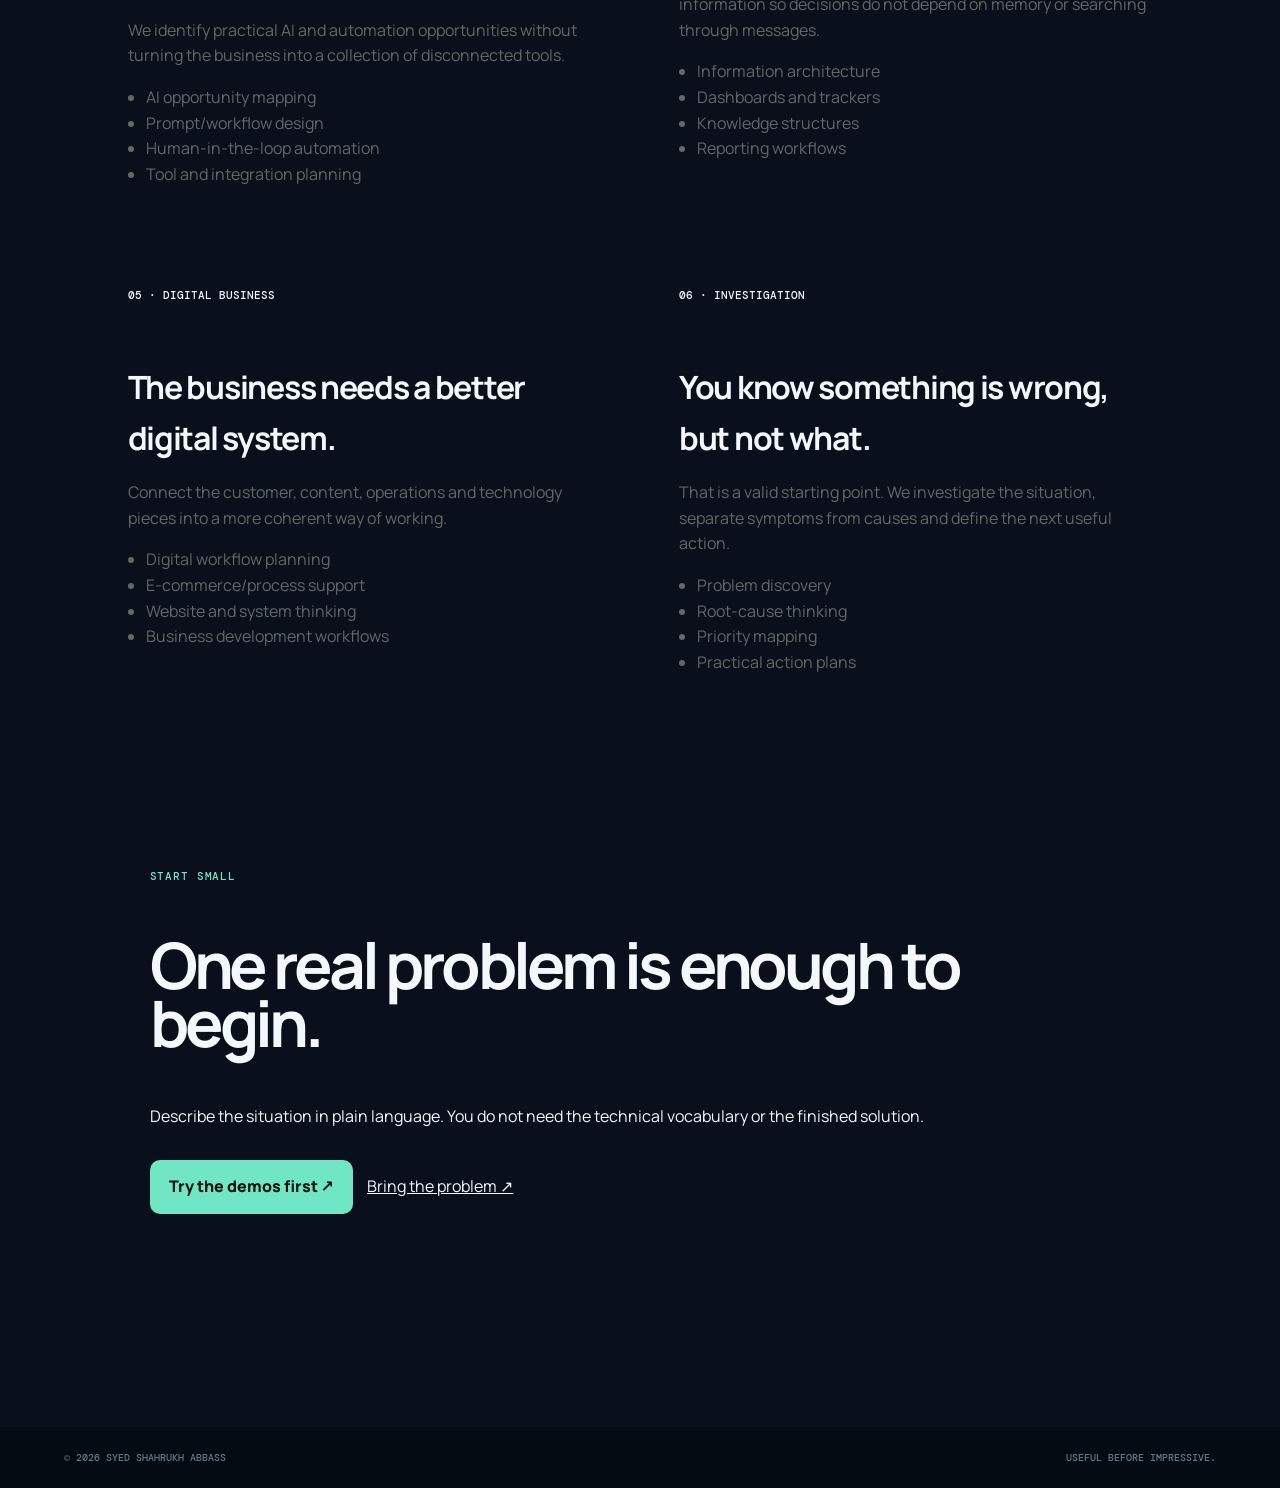
<file: solutions.html>
<!doctype html>
<html lang="en">
<head>
<meta charset="UTF-8"><meta name="viewport" content="width=device-width,initial-scale=1">
<meta name="description" content="Practical business problem-solving services: process improvement, customer operations, AI workflows, automation and digital systems.">
<title>Solutions — Syed Shahrukh Abbass</title><link rel="stylesheet" href="styles.css">
<style>
.page{padding:12vw 7vw}.intro{max-width:900px}.intro h1{font-size:clamp(3.2rem,7vw,7rem);line-height:.9;letter-spacing:-.07em;margin:24px 0}.intro h1 em{font-style:normal;color:var(--acid)}.cards{display:grid;grid-template-columns:repeat(2,1fr);gap:2px;background:var(--ink);margin-top:70px;border:2px solid var(--ink)}.card{background:var(--paper);padding:38px;min-height:330px}.card .num{font:500 .7rem 'DM Mono',monospace}.card h2{font-size:2rem;letter-spacing:-.04em;margin:55px 0 12px}.card p{color:#666;max-width:580px}.card ul{padding-left:18px;color:#666}.cta{margin-top:70px;padding:60px;background:var(--acid)}.cta h2{font-size:clamp(2.5rem,5vw,5rem);line-height:.9;letter-spacing:-.06em;max-width:850px}.back{font:500 .72rem 'DM Mono',monospace;text-transform:uppercase;color:#888;text-decoration:none}.try{margin-top:28px;padding:30px;background:var(--bg);color:#fff}.try h2{font-size:clamp(2rem,4vw,4rem);line-height:.95;letter-spacing:-.05em;margin:12px 0}.try p{color:#aaa;max-width:700px}.try .text-link{color:#fff}@media(max-width:800px){.page{padding:18vw 6vw}.cards{grid-template-columns:1fr}.card{min-height:0}}
</style></head>
<body>
<header class="nav"><a class="brand" href="index.html">S<span>/</span>S</a><nav><a href="index.html">Home</a><a href="try.html">Try the work</a><a href="templates.html">Templates</a><a class="nav-cta" href="offer.html">Start</a></nav></header>
<main class="page"><a class="back" href="index.html">← Back home</a><div class="intro"><p class="eyebrow" style="margin-top:55px">SOLUTIONS · BUSINESS × PEOPLE × TECHNOLOGY</p><h1>Bring the <em>problem.</em><br>We'll find the way.</h1><p class="lead">You do not need to arrive with a software requirement. Start with what is slow, confusing, repetitive, expensive or difficult. The work begins with understanding the problem.</p></div>
<section class="try"><p class="eyebrow">DON'T JUST READ</p><h2>Try the working demonstrations.</h2><p>See how a request can become an action, a lead can become a follow-up, an application can become a review decision and meeting notes can become tasks.</p><a class="text-link" href="try.html">Try the work →</a></section>
<section class="cards">
<article class="card"><span class="num">01 · PROCESS</span><h2>Work takes too long.</h2><p>We map the workflow, find repeated effort and remove unnecessary steps before adding technology.</p><ul><li>Process mapping</li><li>SOPs and checklists</li><li>Workflow redesign</li><li>Operational tracking</li></ul></article>
<article class="card"><span class="num">02 · CUSTOMER</span><h2>Customers are getting lost.</h2><p>We improve the path from enquiry to resolution so people receive clearer, faster and more consistent service.</p><ul><li>Customer journey mapping</li><li>Follow-up systems</li><li>CRM workflow ideas</li><li>Support process improvement</li></ul></article>
<article class="card"><span class="num">03 · AI & AUTOMATION</span><h2>Technology could help — but where?</h2><p>We identify practical AI and automation opportunities without turning the business into a collection of disconnected tools.</p><ul><li>AI opportunity mapping</li><li>Prompt/workflow design</li><li>Human-in-the-loop automation</li><li>Tool and integration planning</li></ul></article>
<article class="card"><span class="num">04 · INFORMATION</span><h2>Everything is scattered.</h2><p>We create clearer ways to capture, organize and move information so decisions do not depend on memory or searching through messages.</p><ul><li>Information architecture</li><li>Dashboards and trackers</li><li>Knowledge structures</li><li>Reporting workflows</li></ul></article>
<article class="card"><span class="num">05 · DIGITAL BUSINESS</span><h2>The business needs a better digital system.</h2><p>Connect the customer, content, operations and technology pieces into a more coherent way of working.</p><ul><li>Digital workflow planning</li><li>E-commerce/process support</li><li>Website and system thinking</li><li>Business development workflows</li></ul></article>
<article class="card"><span class="num">06 · INVESTIGATION</span><h2>You know something is wrong, but not what.</h2><p>That is a valid starting point. We investigate the situation, separate symptoms from causes and define the next useful action.</p><ul><li>Problem discovery</li><li>Root-cause thinking</li><li>Priority mapping</li><li>Practical action plans</li></ul></article>
</section>
<section class="cta"><p class="eyebrow">START SMALL</p><h2>One real problem is enough to begin.</h2><p>Describe the situation in plain language. You do not need the technical vocabulary or the finished solution.</p><div class="actions"><a class="button" href="try.html">Try the demos first ↗</a><a class="text-link" href="offer.html">Bring the problem ↗</a></div></section>
</main><footer><span>© 2026 Syed Shahrukh Abbass</span><span>Useful before impressive.</span></footer></body></html>
</file>
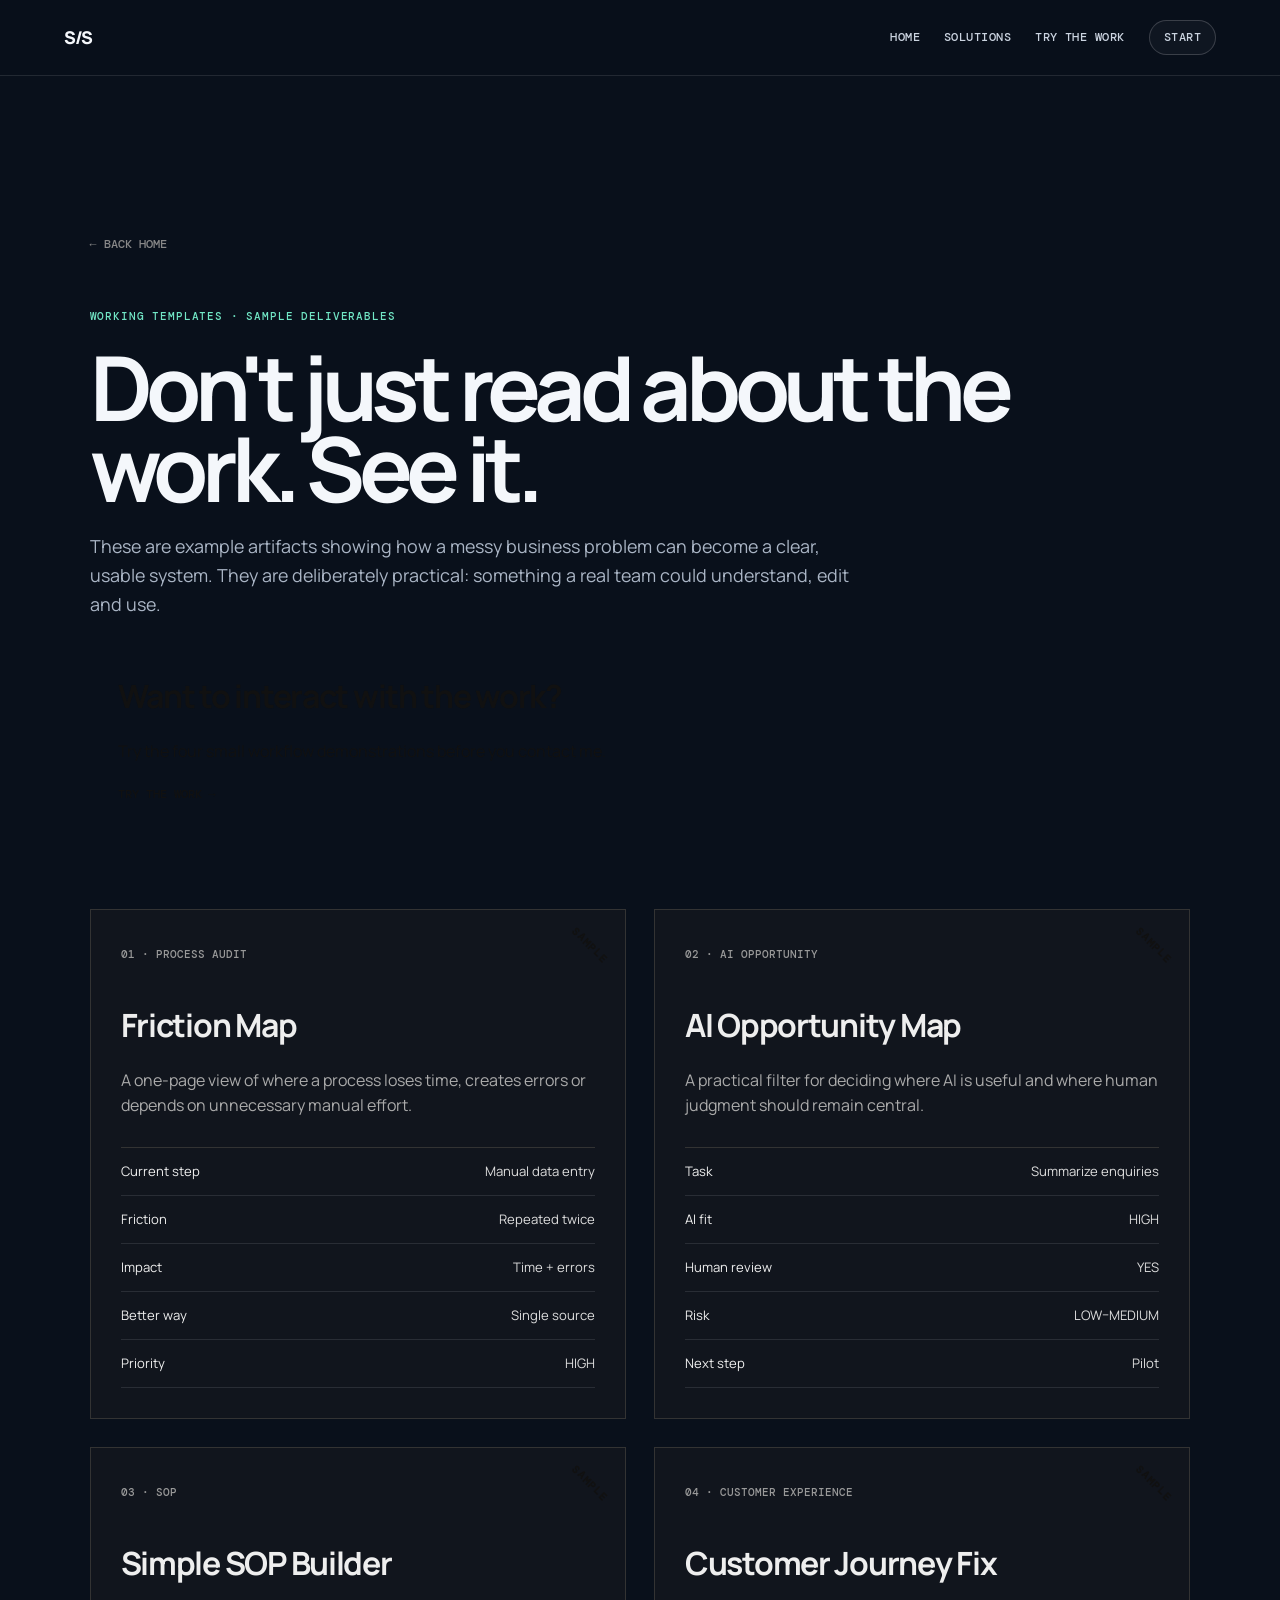
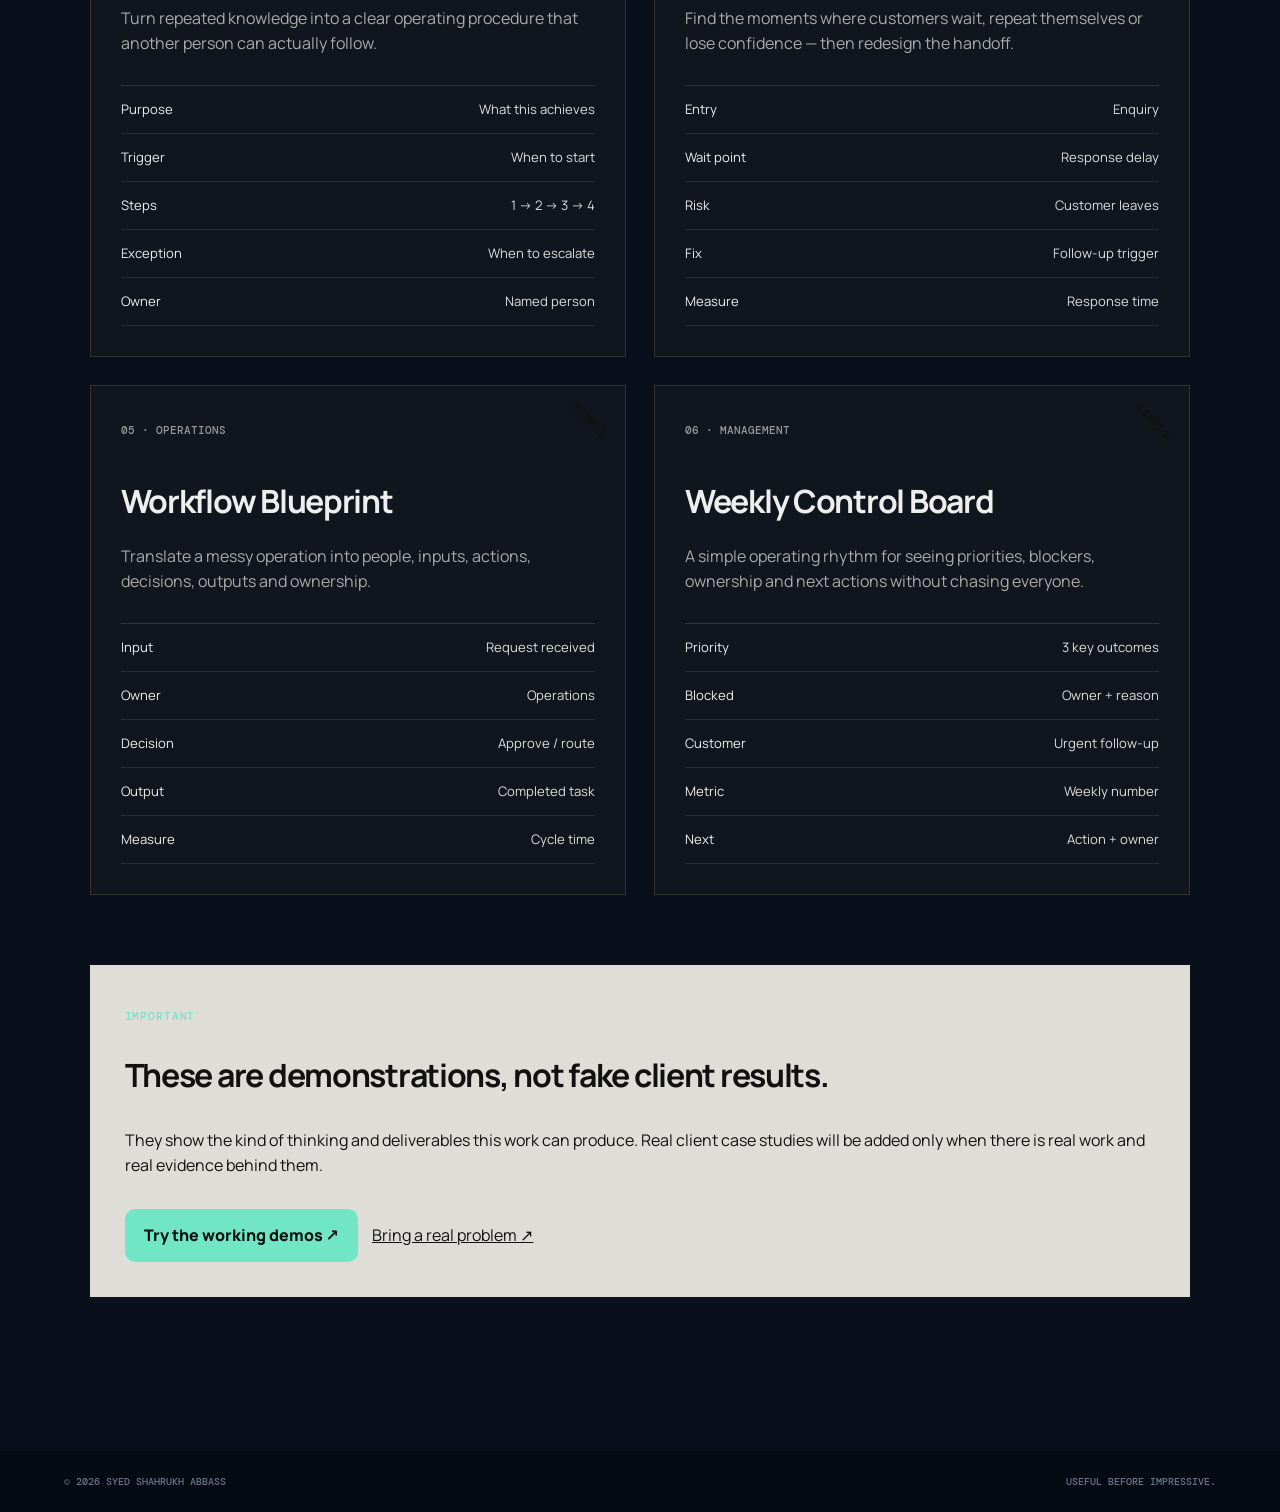
<file: templates.html>
<!doctype html>
<html lang="en">
<head>
<meta charset="UTF-8"><meta name="viewport" content="width=device-width,initial-scale=1">
<meta name="description" content="Sample business-system templates and practical deliverables by Syed Shahrukh Abbass.">
<title>Working Templates — Syed Shahrukh Abbass</title><link rel="stylesheet" href="styles.css">
<style>
.page{padding:12vw 7vw}.intro{max-width:920px}.intro h1{font-size:clamp(3.1rem,7vw,7rem);line-height:.9;letter-spacing:-.07em;margin:24px 0}.intro h1 em{font-style:normal;color:var(--acid)}.intro .lead{max-width:780px}.template-grid{display:grid;grid-template-columns:repeat(2,1fr);gap:28px;margin-top:75px}.template{border:1px solid #333;background:#11151d;color:#eee;padding:30px;min-height:410px;position:relative;overflow:hidden}.template:after{content:"SAMPLE";position:absolute;right:-22px;top:22px;transform:rotate(45deg);font:600 .65rem 'DM Mono',monospace;letter-spacing:.15em;background:var(--acid);color:#111;padding:7px 35px}.template small{font:500 .68rem 'DM Mono',monospace;color:#999}.template h2{font-size:2rem;letter-spacing:-.04em;margin:35px 0 10px}.template p{color:#aaa}.sheet{margin-top:28px;border-top:1px solid #333}.row{display:flex;justify-content:space-between;gap:20px;padding:13px 0;border-bottom:1px solid #292d35;font-size:.82rem}.row span:last-child{color:#ddd;text-align:right}.note{margin-top:70px;padding:35px;background:#deddd7;color:#111}.note h2{font-size:2rem;letter-spacing:-.04em}.cta{margin-top:35px}.back{font:500 .72rem 'DM Mono',monospace;text-transform:uppercase;color:#888;text-decoration:none}.demo-cta{margin-top:25px;padding:28px;background:var(--acid);color:#111}.demo-cta h2{font-size:2rem;letter-spacing:-.04em;margin:0 0 10px}.demo-cta a{color:#111;font:500 .75rem 'DM Mono',monospace;text-transform:uppercase;text-decoration:none}@media(max-width:800px){.page{padding:18vw 6vw}.template-grid{grid-template-columns:1fr}.template{min-height:0}}
</style></head>
<body>
<header class="nav"><a class="brand" href="index.html">S<span>/</span>S</a><nav><a href="index.html">Home</a><a href="solutions.html">Solutions</a><a href="try.html">Try the work</a><a class="nav-cta" href="offer.html">Start</a></nav></header>
<main class="page"><a class="back" href="index.html">← Back home</a><div class="intro"><p class="eyebrow" style="margin-top:55px">WORKING TEMPLATES · SAMPLE DELIVERABLES</p><h1>Don't just read about the work. <em>See it.</em></h1><p class="lead">These are example artifacts showing how a messy business problem can become a clear, usable system. They are deliberately practical: something a real team could understand, edit and use.</p></div>
<div class="demo-cta"><h2>Want to interact with the work?</h2><p>Try the four small workflow demonstrations before you contact me.</p><a href="try.html">Try the work →</a></div>
<section class="template-grid">
<article class="template"><small>01 · PROCESS AUDIT</small><h2>Friction Map</h2><p>A one-page view of where a process loses time, creates errors or depends on unnecessary manual effort.</p><div class="sheet"><div class="row"><span>Current step</span><span>Manual data entry</span></div><div class="row"><span>Friction</span><span>Repeated twice</span></div><div class="row"><span>Impact</span><span>Time + errors</span></div><div class="row"><span>Better way</span><span>Single source</span></div><div class="row"><span>Priority</span><span>HIGH</span></div></div></article>
<article class="template"><small>02 · AI OPPORTUNITY</small><h2>AI Opportunity Map</h2><p>A practical filter for deciding where AI is useful and where human judgment should remain central.</p><div class="sheet"><div class="row"><span>Task</span><span>Summarize enquiries</span></div><div class="row"><span>AI fit</span><span>HIGH</span></div><div class="row"><span>Human review</span><span>YES</span></div><div class="row"><span>Risk</span><span>LOW–MEDIUM</span></div><div class="row"><span>Next step</span><span>Pilot</span></div></div></article>
<article class="template"><small>03 · SOP</small><h2>Simple SOP Builder</h2><p>Turn repeated knowledge into a clear operating procedure that another person can actually follow.</p><div class="sheet"><div class="row"><span>Purpose</span><span>What this achieves</span></div><div class="row"><span>Trigger</span><span>When to start</span></div><div class="row"><span>Steps</span><span>1 → 2 → 3 → 4</span></div><div class="row"><span>Exception</span><span>When to escalate</span></div><div class="row"><span>Owner</span><span>Named person</span></div></div></article>
<article class="template"><small>04 · CUSTOMER EXPERIENCE</small><h2>Customer Journey Fix</h2><p>Find the moments where customers wait, repeat themselves or lose confidence — then redesign the handoff.</p><div class="sheet"><div class="row"><span>Entry</span><span>Enquiry</span></div><div class="row"><span>Wait point</span><span>Response delay</span></div><div class="row"><span>Risk</span><span>Customer leaves</span></div><div class="row"><span>Fix</span><span>Follow-up trigger</span></div><div class="row"><span>Measure</span><span>Response time</span></div></div></article>
<article class="template"><small>05 · OPERATIONS</small><h2>Workflow Blueprint</h2><p>Translate a messy operation into people, inputs, actions, decisions, outputs and ownership.</p><div class="sheet"><div class="row"><span>Input</span><span>Request received</span></div><div class="row"><span>Owner</span><span>Operations</span></div><div class="row"><span>Decision</span><span>Approve / route</span></div><div class="row"><span>Output</span><span>Completed task</span></div><div class="row"><span>Measure</span><span>Cycle time</span></div></div></article>
<article class="template"><small>06 · MANAGEMENT</small><h2>Weekly Control Board</h2><p>A simple operating rhythm for seeing priorities, blockers, ownership and next actions without chasing everyone.</p><div class="sheet"><div class="row"><span>Priority</span><span>3 key outcomes</span></div><div class="row"><span>Blocked</span><span>Owner + reason</span></div><div class="row"><span>Customer</span><span>Urgent follow-up</span></div><div class="row"><span>Metric</span><span>Weekly number</span></div><div class="row"><span>Next</span><span>Action + owner</span></div></div></article>
</section>
<section class="note"><p class="eyebrow">IMPORTANT</p><h2>These are demonstrations, not fake client results.</h2><p>They show the kind of thinking and deliverables this work can produce. Real client case studies will be added only when there is real work and real evidence behind them.</p><div class="actions"><a class="button" href="try.html">Try the working demos ↗</a><a class="text-link" href="offer.html">Bring a real problem ↗</a></div></section>
</main><footer><span>© 2026 Syed Shahrukh Abbass</span><span>Useful before impressive.</span></footer></body></html>
</file>
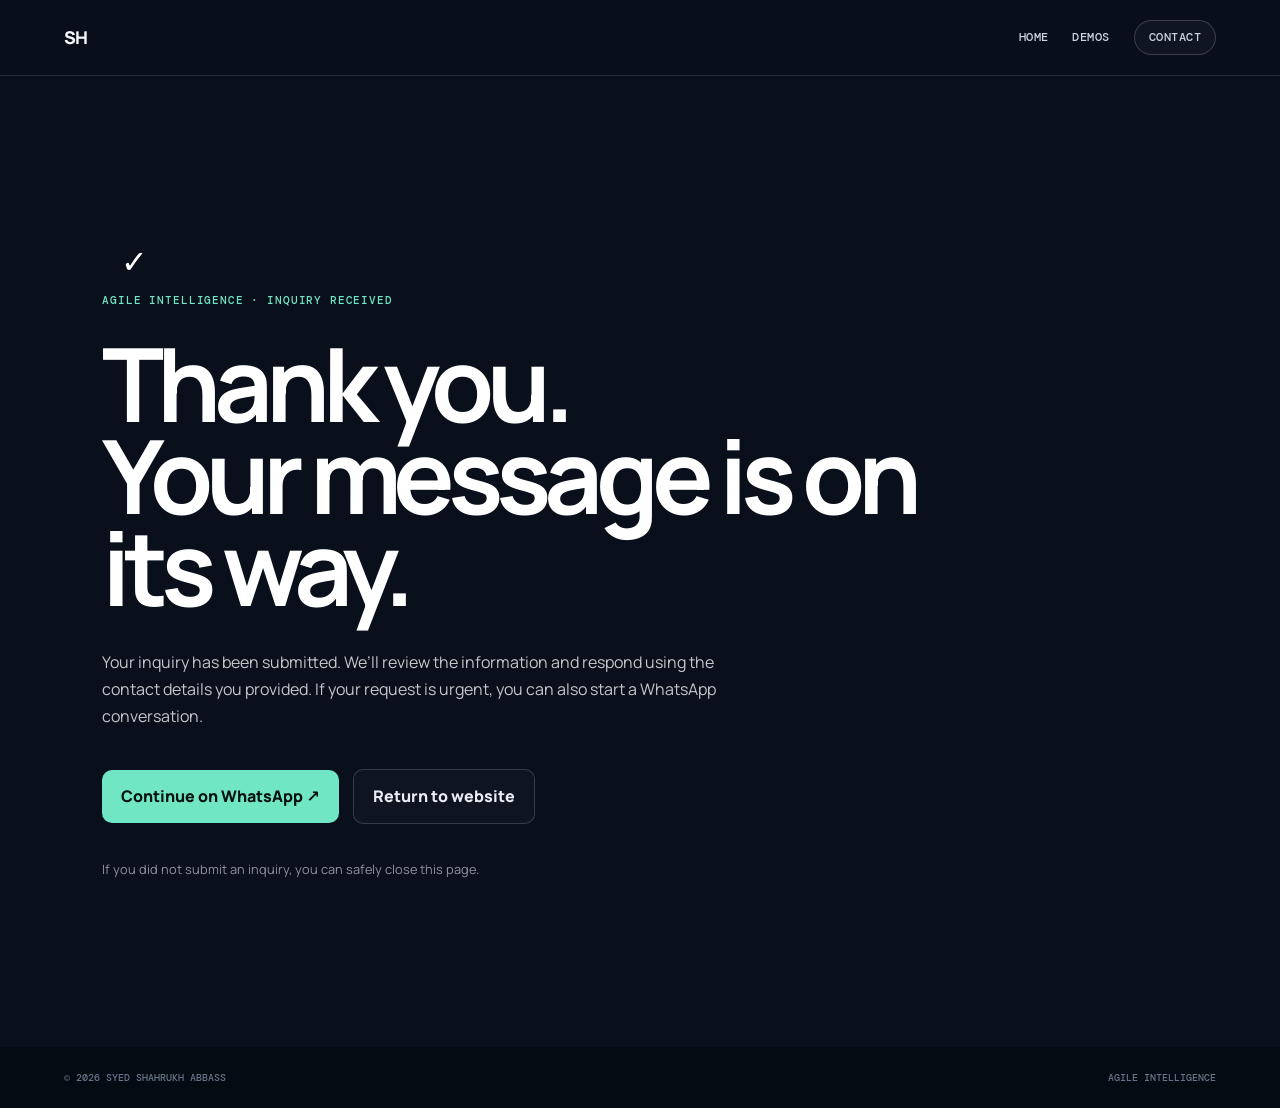
<file: thank-you.html>
<!doctype html>
<html lang="en">
<head>
<meta charset="utf-8"><meta name="viewport" content="width=device-width,initial-scale=1">
<meta name="description" content="Your inquiry has been submitted to AGILE Intelligence.">
<meta name="theme-color" content="#0b1020">
<title>Thank You | AGILE Intelligence</title>
<link rel="stylesheet" href="styles.css">
<style>
.thanks{min-height:78vh;background:var(--bg);color:#fff;display:flex;flex-direction:column;justify-content:center;align-items:flex-start;padding:12vw 8vw}.check{width:64px;height:64px;border:1px solid var(--acid);color:var(--acid);display:grid;place-items:center;border-radius:50%;font-size:2rem}.thanks h1{font-size:clamp(3.2rem,8vw,7rem);line-height:.9;letter-spacing:-.07em;max-width:900px;margin:30px 0 20px}.thanks h1 span{color:var(--acid)}.thanks p{max-width:650px;color:#c5c6ca;line-height:1.7}.thanks .actions{margin-top:22px}@media(max-width:700px){.thanks{padding:20vw 7vw}}
</style>
</head>
<body>
<header class="nav"><a class="brand" href="index.html">SH</a><nav><a href="index.html">Home</a><a href="demos.html">Demos</a><a class="nav-cta" href="contact.html">Contact</a></nav></header>
<main>
<section class="thanks">
<div class="check" aria-hidden="true">✓</div>
<div class="eyebrow">AGILE INTELLIGENCE · INQUIRY RECEIVED</div>
<h1>Thank you.<br><span>Your message is on its way.</span></h1>
<p>Your inquiry has been submitted. We’ll review the information and respond using the contact details you provided. If your request is urgent, you can also start a WhatsApp conversation.</p>
<div class="actions"><a class="button" href="https://wa.me/923253100009" target="_blank" rel="noopener">Continue on WhatsApp ↗</a><a class="secondary-button" href="index.html">Return to website</a></div>
<p style="font-size:.8rem;color:#8f929a;margin-top:35px">If you did not submit an inquiry, you can safely close this page.</p>
</section>
</main>
<footer><span>© 2026 Syed Shahrukh Abbass</span><span>AGILE Intelligence</span></footer>
</body>
</html>
</file>
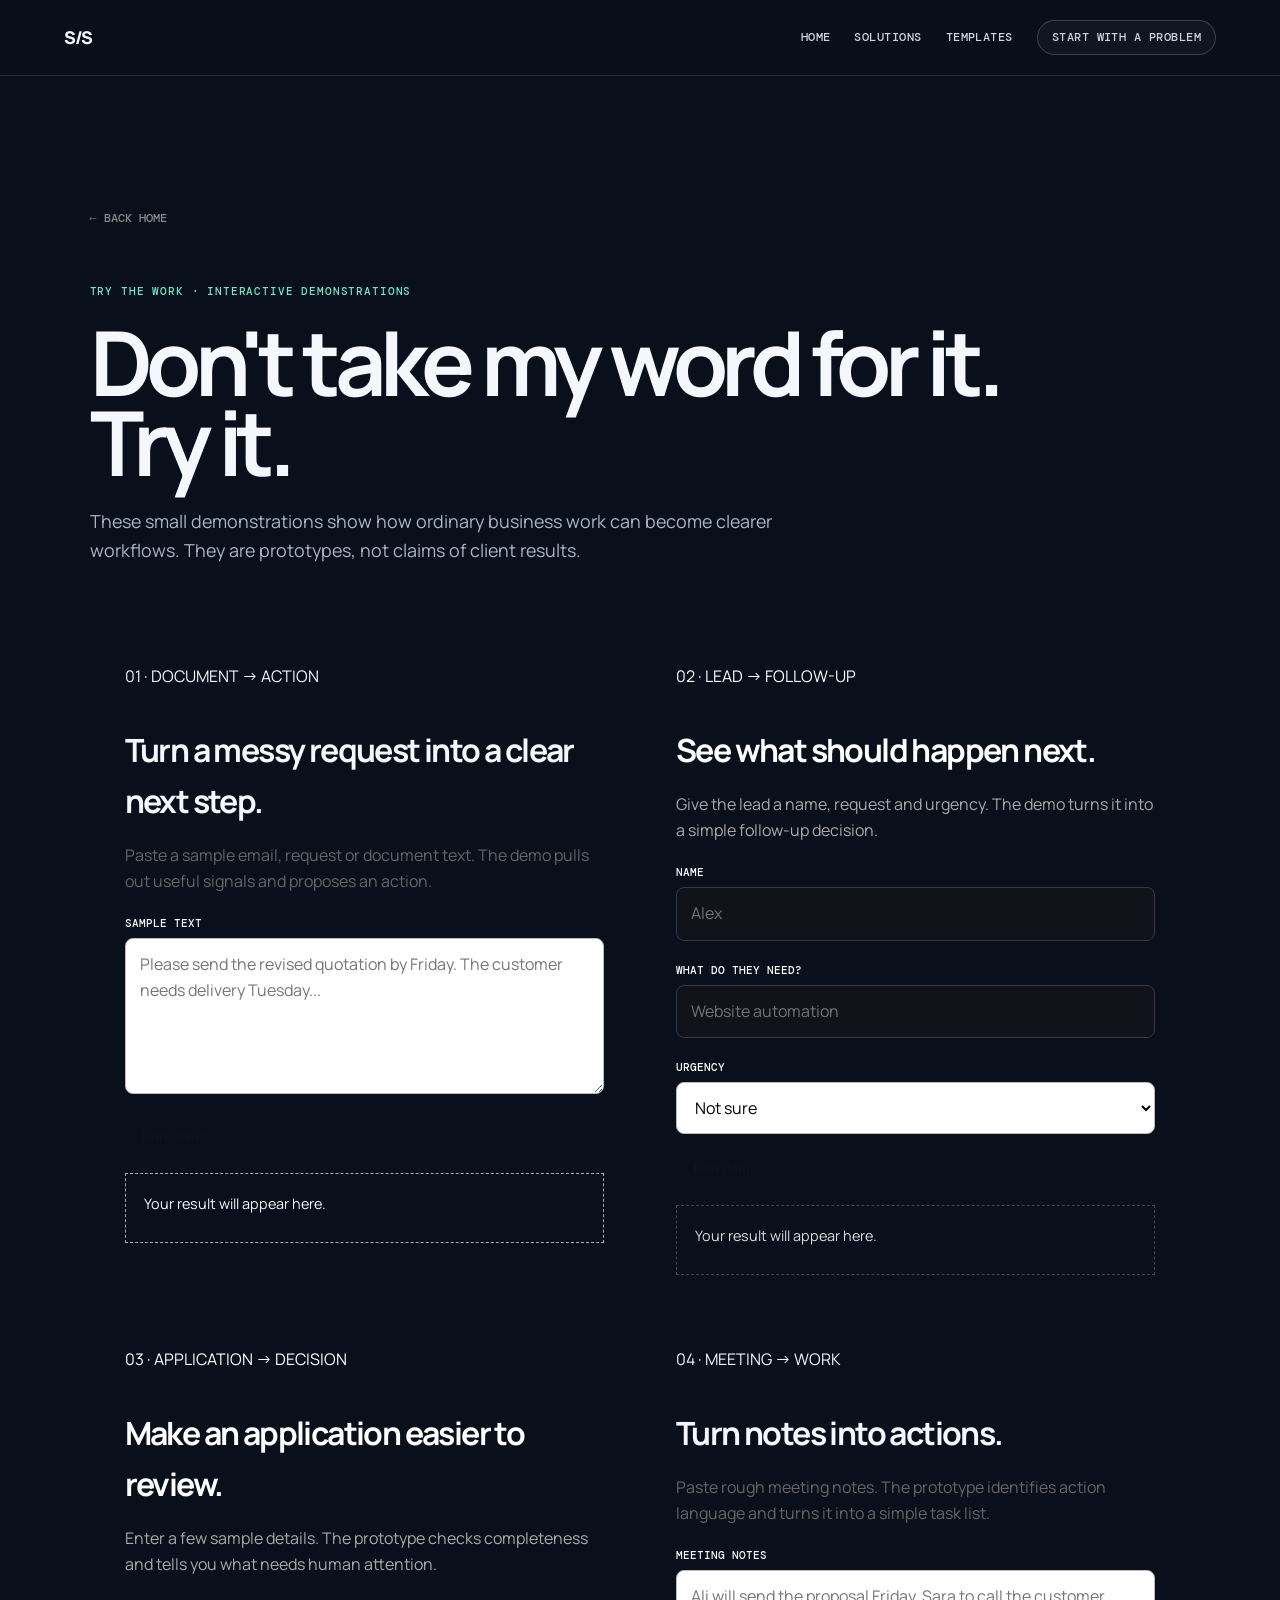
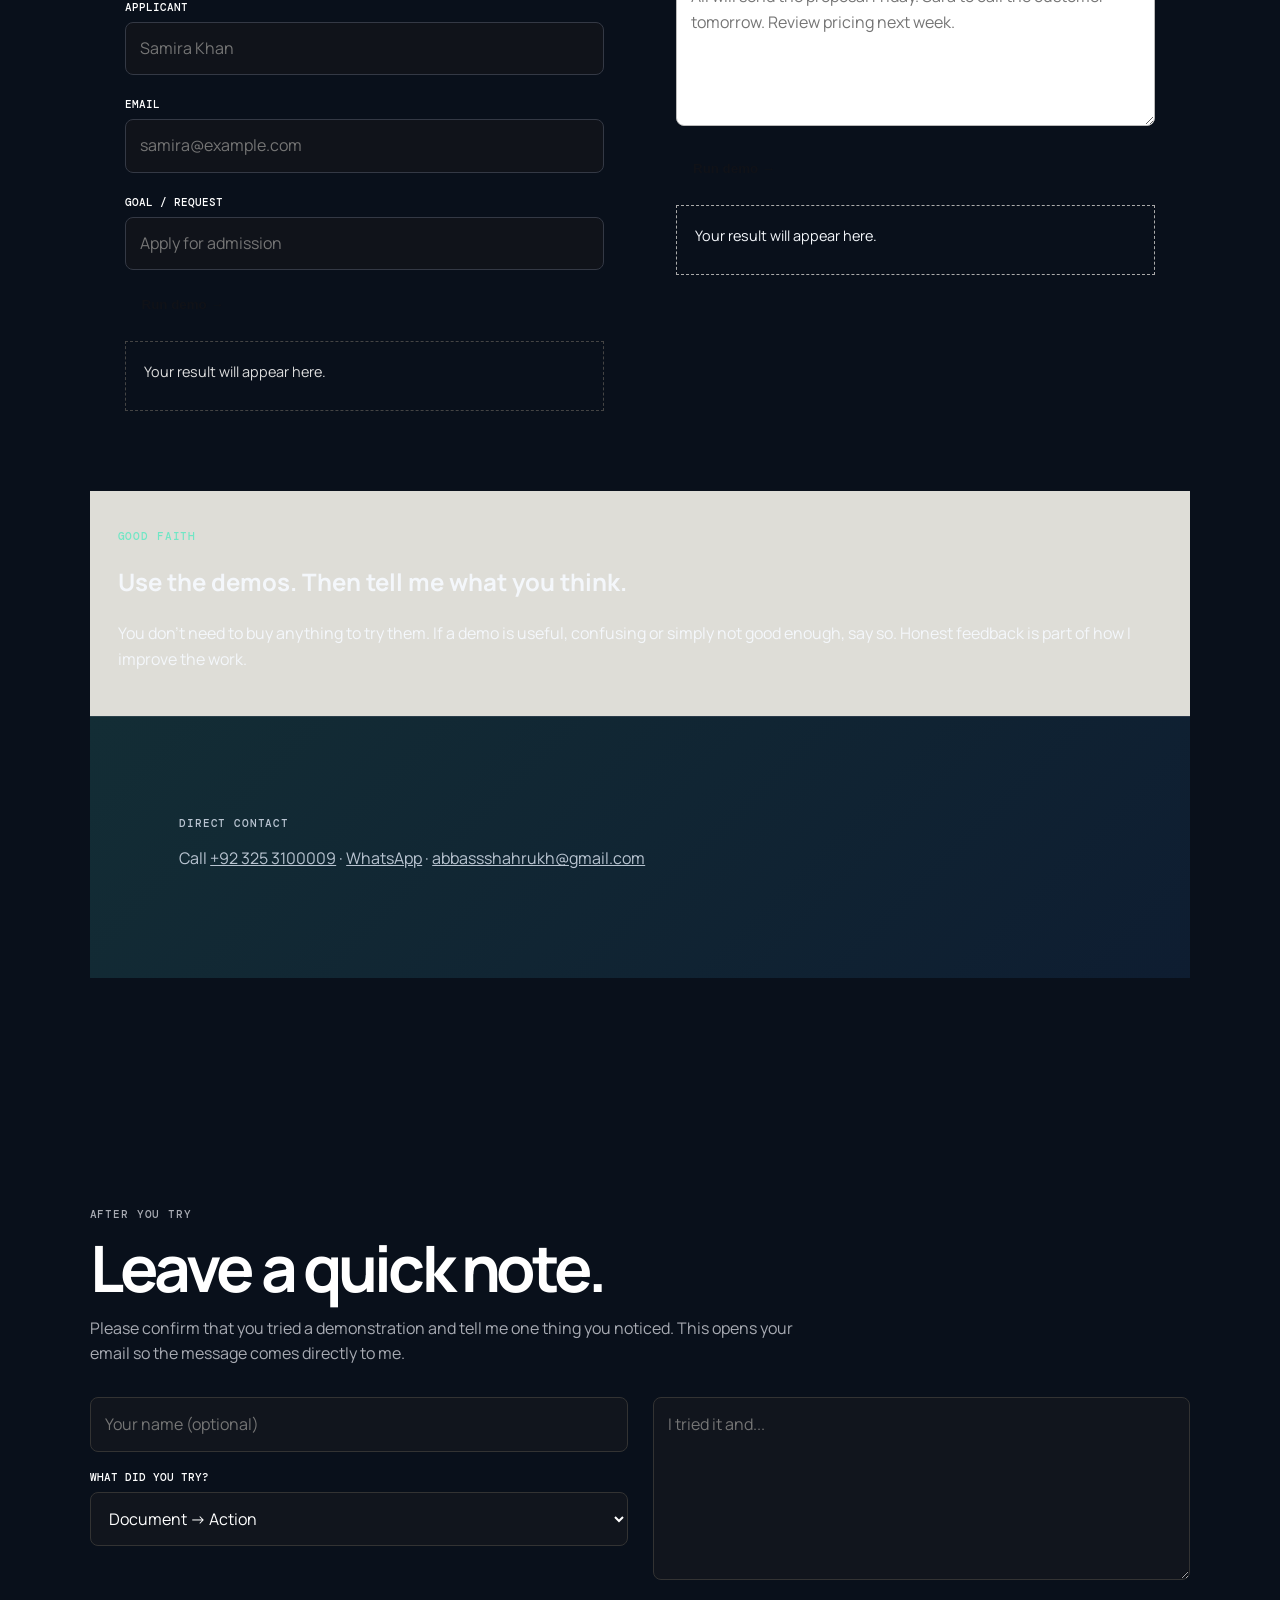
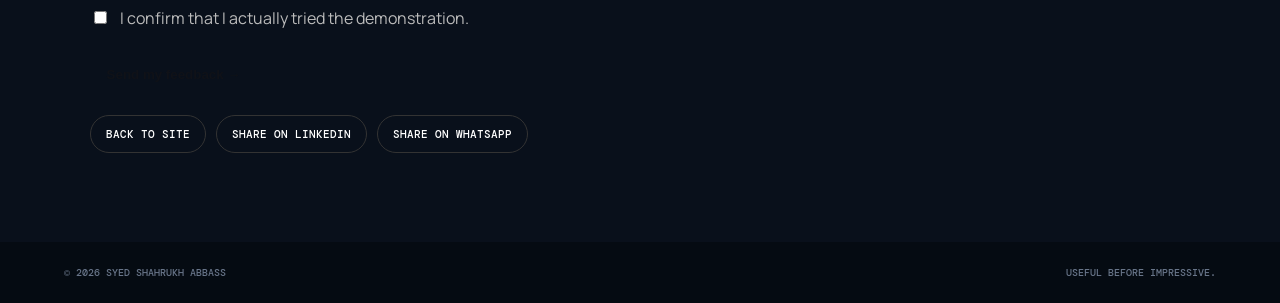
<file: try.html>
<!doctype html>
<html lang="en">
<head>
<meta charset="utf-8"><meta name="viewport" content="width=device-width,initial-scale=1">
<meta name="description" content="Try practical business workflow demonstrations by Syed Shahrukh Abbass.">
<title>Try the Work — Syed Shahrukh Abbass</title>
<link rel="stylesheet" href="styles.css">
<style>
.page{padding:10vw 7vw}.intro{max-width:950px}.intro h1{font-size:clamp(3.2rem,7vw,7rem);line-height:.9;letter-spacing:-.07em;margin:24px 0}.intro h1 em{font-style:normal;color:var(--acid)}.demo-grid{display:grid;grid-template-columns:1fr 1fr;gap:2px;background:var(--ink);border:2px solid var(--ink);margin-top:65px}.demo{background:var(--paper);padding:35px;min-height:410px}.demo.dark{background:var(--ink);color:#fff}.demo h2{font-size:2rem;letter-spacing:-.05em;margin:35px 0 12px}.demo p{color:#666}.demo.dark p{color:#aaa}.demo label{display:block;font:500 .68rem 'DM Mono',monospace;text-transform:uppercase;margin:22px 0 8px}.demo textarea,.demo input,.demo select{width:100%;padding:13px 14px;border:1px solid #bbb;background:#fff;font:inherit;border-radius:8px}.demo.dark textarea,.demo.dark input{background:#10131a;color:#fff;border-color:#343945}.result{margin-top:16px;padding:18px;border:1px dashed #aaa;min-height:70px;font-size:.9rem;white-space:pre-wrap}.demo.dark .result{border-color:#444;color:#ddd}.demo button,.feedback button{border:0;background:var(--acid);color:#101218;font-weight:800;padding:13px 17px;border-radius:999px;cursor:pointer;margin-top:14px}.try-note{margin-top:45px;padding:28px;background:#deddd7}.feedback{margin-top:2px;background:var(--bg);color:#fff;padding:7vw}.feedback h2{font-size:clamp(2.5rem,5vw,5rem);line-height:.92;letter-spacing:-.06em;margin:18px 0}.feedback p{color:#a8abb3;max-width:720px}.feedback-grid{display:grid;grid-template-columns:1fr 1fr;gap:25px;margin-top:30px}.feedback textarea,.feedback input,.feedback select{width:100%;padding:14px;background:#11151d;color:#fff;border:1px solid #333;border-radius:8px;font:inherit}.feedback label{display:block;font:500 .68rem 'DM Mono',monospace;text-transform:uppercase;margin:18px 0 8px}.check{display:flex!important;gap:10px;align-items:flex-start;margin-top:18px;color:#bbb;font:inherit!important;text-transform:none!important}.check input{width:auto;margin-top:5px}.share{display:flex;flex-wrap:wrap;gap:10px;margin-top:20px}.share a{border:1px solid #333;color:#fff;text-decoration:none;padding:11px 15px;border-radius:999px;font:500 .7rem 'DM Mono',monospace;text-transform:uppercase}.back{font:500 .72rem 'DM Mono',monospace;text-transform:uppercase;color:#888;text-decoration:none}@media(max-width:800px){.page{padding:18vw 6vw}.demo-grid,.feedback-grid{grid-template-columns:1fr}.demo{min-height:0}}
</style>
</head>
<body>
<header class="nav"><a class="brand" href="index.html">S<span>/</span>S</a><nav><a href="index.html">Home</a><a href="solutions.html">Solutions</a><a href="templates.html">Templates</a><a class="nav-cta" href="offer.html">Start with a problem</a></nav></header>
<main class="page">
<a class="back" href="index.html">← Back home</a>
<div class="intro"><p class="eyebrow" style="margin-top:55px">TRY THE WORK · INTERACTIVE DEMONSTRATIONS</p><h1>Don't take my word for it. <em>Try it.</em></h1><p class="lead">These small demonstrations show how ordinary business work can become clearer workflows. They are prototypes, not claims of client results.</p></div>
<section class="demo-grid">
<article class="demo"><div class="tag">01 · DOCUMENT → ACTION</div><h2>Turn a messy request into a clear next step.</h2><p>Paste a sample email, request or document text. The demo pulls out useful signals and proposes an action.</p><label for="doc">Sample text</label><textarea id="doc" rows="5" placeholder="Please send the revised quotation by Friday. The customer needs delivery Tuesday..."></textarea><button onclick="documentDemo()">Run demo →</button><div class="result" id="docResult">Your result will appear here.</div></article>
<article class="demo dark"><div class="tag">02 · LEAD → FOLLOW-UP</div><h2>See what should happen next.</h2><p>Give the lead a name, request and urgency. The demo turns it into a simple follow-up decision.</p><label for="leadName">Name</label><input id="leadName" placeholder="Alex"><label for="leadNeed">What do they need?</label><input id="leadNeed" placeholder="Website automation"><label for="leadUrgency">Urgency</label><select id="leadUrgency"><option>Not sure</option><option>Today</option><option>This week</option><option>Later</option></select><button onclick="leadDemo()">Run demo →</button><div class="result" id="leadResult">Your result will appear here.</div></article>
<article class="demo dark"><div class="tag">03 · APPLICATION → DECISION</div><h2>Make an application easier to review.</h2><p>Enter a few sample details. The prototype checks completeness and tells you what needs human attention.</p><label for="appName">Applicant</label><input id="appName" placeholder="Samira Khan"><label for="appEmail">Email</label><input id="appEmail" placeholder="samira@example.com"><label for="appGoal">Goal / request</label><input id="appGoal" placeholder="Apply for admission"><button onclick="appDemo()">Run demo →</button><div class="result" id="appResult">Your result will appear here.</div></article>
<article class="demo"><div class="tag">04 · MEETING → WORK</div><h2>Turn notes into actions.</h2><p>Paste rough meeting notes. The prototype identifies action language and turns it into a simple task list.</p><label for="meeting">Meeting notes</label><textarea id="meeting" rows="5" placeholder="Ali will send the proposal Friday. Sara to call the customer tomorrow. Review pricing next week."></textarea><button onclick="meetingDemo()">Run demo →</button><div class="result" id="meetingResult">Your result will appear here.</div></article>
</section>
<section class="try-note"><p class="eyebrow">GOOD FAITH</p><h2>Use the demos. Then tell me what you think.</h2><p>You don't need to buy anything to try them. If a demo is useful, confusing or simply not good enough, say so. Honest feedback is part of how I improve the work.</p></section>
<section class="contact" style="padding:7vw"><p class="eyebrow">DIRECT CONTACT</p><p>Call <a class="text-link" href="tel:+923253100009">+92 325 3100009</a> · <a class="text-link" href="https://wa.me/923253100009" target="_blank" rel="noreferrer">WhatsApp</a> · <a class="text-link" href="mailto:abbassshahrukh@gmail.com">abbassshahrukh@gmail.com</a></p></section></main>
<section class="feedback" id="feedback"><p class="eyebrow">AFTER YOU TRY</p><h2>Leave a quick note.</h2><p>Please confirm that you tried a demonstration and tell me one thing you noticed. This opens your email so the message comes directly to me.</p>
<div class="feedback-grid"><div><input id="feedbackName" placeholder="Your name (optional)"><label for="feedbackDemo">What did you try?</label><select id="feedbackDemo"><option>Document → Action</option><option>Lead → Follow-up</option><option>Application → Decision</option><option>Meeting → Work</option></select></div><div><textarea id="feedbackText" rows="6" placeholder="I tried it and..." required></textarea></div></div>
<label class="check"><input type="checkbox" id="tried" required> I confirm that I actually tried the demonstration.</label><button onclick="sendFeedback()">Send my feedback →</button><div class="share"><a href="index.html">Back to site</a><a href="https://www.linkedin.com/sharing/share-offsite/?url=https%3A%2F%2Fsyedshahrukh.com%2Ftry.html" target="_blank" rel="noreferrer">Share on LinkedIn</a><a href="https://wa.me/?text=Try%20these%20business%20automation%20demos%3A%20https%3A%2F%2Fsyedshahrukh.com%2Ftry.html" target="_blank" rel="noreferrer">Share on WhatsApp</a></div>
</section>
<footer><span>© 2026 Syed Shahrukh Abbass</span><span>Useful before impressive.</span></footer>
<script>
const out=(id,text)=>document.getElementById(id).textContent=text;
function documentDemo(){const t=document.getElementById('doc').value.trim();if(!t){out('docResult','Paste a sample request first.');return;}const dates=(t.match(/\b(?:today|tomorrow|monday|tuesday|wednesday|thursday|friday|saturday|sunday)\b/gi)||[]).join(', ')||'Not stated';const action=/\b(send|provide|prepare|review|call|schedule|confirm|deliver|update|submit)\b/i.exec(t)?.[1]||'Review';out('docResult',`ACTION: ${action.toUpperCase()}\nTIME SIGNAL: ${dates}\nNEXT STEP: Confirm the request, assign an owner and track completion.\nNOTE: Prototype result — human review is still required.`)}
function leadDemo(){const n=document.getElementById('leadName').value.trim()||'This lead';const need=document.getElementById('leadNeed').value.trim()||'their request';const u=document.getElementById('leadUrgency').value;const p=u==='Today'?'HIGH':u==='This week'?'MEDIUM':u==='Later'?'LOW':'REVIEW';out('leadResult',`${n}\nPRIORITY: ${p}\nREQUEST: ${need}\nNEXT STEP: Send a clear response and set a follow-up date.\nOWNER: Assign one person.`)}
function appDemo(){const n=document.getElementById('appName').value.trim()||'Applicant';const e=document.getElementById('appEmail').value.trim();const g=document.getElementById('appGoal').value.trim();const complete=e&&g;out('appResult',`${n}\nSTATUS: ${complete?'READY FOR REVIEW':'INCOMPLETE'}\n${e?'Email captured.':'Missing email.'}\n${g?'Request captured.':'Missing goal/request.'}\nNEXT STEP: ${complete?'Human review and routing.':'Ask for the missing information.'}`)}
function meetingDemo(){const t=document.getElementById('meeting').value.trim();if(!t){out('meetingResult','Paste rough meeting notes first.');return;}const sentences=t.split(/(?<=[.!?])\s+/).filter(Boolean);const tasks=sentences.filter(s=>/\b(will|to|need|needs|send|call|review|prepare|follow|schedule|check|complete)\b/i.test(s)).slice(0,6);out('meetingResult',(tasks.length?tasks.map((x,i)=>`${i+1}. ${x.replace(/^[•-]\s*/,'')}`).join('\n'):'No obvious action sentences found.')+'\n\nNEXT STEP: Assign each action an owner and due date.')}
function sendFeedback(){const tried=document.getElementById('tried').checked;const text=document.getElementById('feedbackText').value.trim();if(!tried||!text){alert('Please confirm you tried the demo and leave a short note.');return;}const name=document.getElementById('feedbackName').value.trim()||'Visitor';const demo=document.getElementById('feedbackDemo').value;const subject=encodeURIComponent(`Demo feedback — ${demo}`);const body=encodeURIComponent(`Name: ${name}\nDemo tried: ${demo}\n\nFeedback:\n${text}\n\nI confirm I tried the demonstration.`);window.location.href=`mailto:abbassshahrukh@gmail.com?subject=${subject}&body=${body}`;}
</script>
</body></html>
</file>
<file: styles.css>
@import url('https://fonts.googleapis.com/css2?family=DM+Mono:wght@400;500&family=Manrope:wght@400;500;600;700;800&display=swap');

:root{--bg:#09101b;--bg2:#0d1624;--panel:#111d2d;--panel2:#152438;--text:#f4f7fb;--muted:#aab5c5;--line:#ffffff1b;--accent:#71e6c5;--accent2:#76a9ff;--dark:#071019;--max:1240px}
*{box-sizing:border-box}
html{scroll-behavior:smooth}
body{margin:0;background:var(--bg);color:var(--text);font-family:Manrope,system-ui,sans-serif;line-height:1.6;overflow-x:hidden}
a{color:inherit}
.nav{height:76px;padding:0 max(5vw,24px);display:flex;align-items:center;justify-content:space-between;position:sticky;top:0;z-index:20;background:#09101bee;border-bottom:1px solid var(--line);backdrop-filter:blur(18px)}
.brand{font-size:1.1rem;font-weight:800;letter-spacing:-.08em;text-decoration:none}
.nav nav{display:flex;align-items:center;gap:24px}
.nav nav a{font:500 .72rem 'DM Mono',monospace;text-transform:uppercase;letter-spacing:.04em;text-decoration:none;color:#cbd4e0}
.nav nav a:hover{color:#fff}
.nav-cta{border:1px solid #ffffff2d;padding:9px 14px;border-radius:999px;background:#ffffff08}

.hero{max-width:var(--max);margin:auto;min-height:calc(100vh - 76px);padding:90px 5vw;display:grid;grid-template-columns:1.1fr .9fr;gap:70px;align-items:center}
.eyebrow{color:var(--accent);font:500 .66rem 'DM Mono',monospace;letter-spacing:.08em;text-transform:uppercase}
.hero h1{font-size:clamp(3.2rem,6.4vw,7rem);line-height:.94;letter-spacing:-.075em;margin:25px 0}
.hero h1 span,.section-heading h2 span,.demo-banner h2 span{color:var(--accent)}
.lead{max-width:700px;color:var(--muted);font-size:1.12rem}
.actions{display:flex;gap:14px;align-items:center;flex-wrap:wrap;margin-top:30px}
.button,.secondary-button{display:inline-flex;align-items:center;justify-content:center;text-decoration:none;font-weight:800;padding:14px 19px;border-radius:10px}
.button{background:var(--accent);color:#06120f}
.button:hover{transform:translateY(-1px)}
.secondary-button{border:1px solid #ffffff2b;color:#e9eef5;background:#ffffff06}
.secondary-button:hover{background:#ffffff0d}
.trust{color:#7f8b9d;font-size:.78rem;margin-top:20px}
.hero-panel{border:1px solid var(--line);border-radius:24px;padding:30px;background:linear-gradient(145deg,#132238,#0d1725);box-shadow:0 30px 80px #0006}
.panel-label{font:500 .65rem 'DM Mono',monospace;color:#8492a6;margin-bottom:20px}
.flow{display:grid}
.flow div{display:grid;grid-template-columns:48px 1fr;gap:16px;padding:20px 0;border-top:1px solid var(--line);align-items:center}
.flow b{color:var(--accent2);font:500 .7rem 'DM Mono',monospace}
.flow span{font-size:1.05rem;font-weight:700}

.demo-banner{max-width:var(--max);margin:0 auto;padding:32px 5vw;display:flex;justify-content:space-between;align-items:center;gap:30px;border-top:1px solid var(--line);border-bottom:1px solid var(--line)}
.demo-banner h2{font-size:clamp(1.8rem,3.2vw,3.3rem);line-height:1;letter-spacing:-.06em;margin:12px 0 0;max-width:800px}
.dark-button{background:#fff;color:#0a111b;white-space:nowrap}

.section{max-width:var(--max);margin:auto;padding:100px 5vw}
.section.dark{max-width:none;background:#0c1521;border-top:1px solid var(--line);border-bottom:1px solid var(--line);padding-left:max(5vw,24px);padding-right:max(5vw,24px)}
.section.dark>*{max-width:var(--max);margin-left:auto;margin-right:auto}
.section-heading{display:grid;grid-template-columns:190px 1fr;gap:50px;margin-bottom:48px}
.section-heading h2{font-size:clamp(2.7rem,5vw,5.4rem);line-height:.96;letter-spacing:-.07em;margin:0 0 18px}
.section-heading p{max-width:650px;color:var(--muted);margin:0;font-size:1.02rem}

.service-grid{display:grid;grid-template-columns:repeat(3,1fr);gap:14px}
.service-card{min-height:310px;padding:27px;border:1px solid var(--line);border-radius:18px;background:linear-gradient(145deg,#132238,#0e1826);text-decoration:none;display:flex;flex-direction:column;transition:.2s}
.service-card:hover{transform:translateY(-4px);border-color:#71e6c566}
.service-card>span{font:500 .7rem 'DM Mono',monospace;color:#718095}
.service-card h3{font-size:1.65rem;line-height:1.05;letter-spacing:-.04em;margin:55px 0 12px}
.service-card p{color:var(--muted);margin:0}
.service-card b{margin-top:auto;color:var(--accent);font:500 .67rem 'DM Mono',monospace}

.process{display:grid;grid-template-columns:repeat(5,1fr);gap:1px;background:var(--line)}
.process article{background:#0c1521;padding:28px;min-height:270px}
.process b{color:var(--accent2);font:500 .7rem 'DM Mono',monospace}
.process h3{font-size:1.45rem;margin:65px 0 10px}
.process p{color:var(--muted);font-size:.92rem}

.experience-grid{display:grid;grid-template-columns:repeat(3,1fr);gap:14px}
.experience-card{border:1px solid var(--line);border-radius:18px;padding:27px;background:#0f1b2b}
.experience-card span{color:#7e8da3;font:500 .62rem 'DM Mono',monospace}
.experience-card h3{font-size:1.45rem;margin:35px 0 10px}
.experience-card p{color:var(--muted);margin:0}

.proof{background:#071019;border-top:1px solid var(--line);border-bottom:1px solid var(--line);padding:65px max(5vw,24px)}
.proof>.eyebrow{max-width:var(--max);margin:auto auto 25px}
.proof-grid{max-width:var(--max);margin:auto;display:grid;grid-template-columns:repeat(4,1fr);gap:30px}
.proof-grid div{display:flex;flex-direction:column;gap:8px}
.proof-grid b{font-size:1rem}
.proof-grid span{color:#8996a8;font-size:.85rem}

.contact{background:linear-gradient(135deg,#132d35,#0e1d31);padding:110px max(5vw,24px);border-top:1px solid var(--line)}
.contact h2{max-width:1050px;font-size:clamp(3rem,6.5vw,7rem);line-height:.9;letter-spacing:-.075em;margin:25px 0}
.contact>p{max-width:680px;color:#b9c4d1}
.contact .light{background:#fff;color:#08111c;border-color:#fff}
.contact-email{font:500 .7rem 'DM Mono',monospace!important;color:#8190a3!important;margin-top:24px}
footer{display:flex;justify-content:space-between;gap:20px;padding:24px max(5vw,24px);background:#050b12;color:#687589;font:500 .62rem 'DM Mono',monospace;text-transform:uppercase}

@media(max-width:900px){
.nav{padding:0 5vw}.nav nav a:not(.nav-cta){display:none}
.hero{grid-template-columns:1fr;padding:75px 6vw;min-height:auto}.hero-panel{max-width:680px}
.demo-banner{margin:0;padding:30px 6vw;align-items:flex-start;flex-direction:column}
.section,.section.dark{padding:80px 6vw}
.section-heading{grid-template-columns:1fr;gap:18px}
.service-grid,.experience-grid{grid-template-columns:1fr 1fr}
.process{grid-template-columns:1fr 1fr}
.proof{padding:60px 6vw}.proof-grid{grid-template-columns:1fr 1fr}
}
@media(max-width:560px){
.hero{padding-top:55px}.hero h1{font-size:3.55rem}.hero-panel{padding:22px}
.service-grid,.experience-grid,.process,.proof-grid{grid-template-columns:1fr}
.service-card{min-height:260px}.service-card h3{margin-top:35px}
.section-heading h2{font-size:3rem}.contact{padding-top:80px;padding-bottom:80px}
.contact h2{font-size:3.6rem}
footer{flex-direction:column}
}
</file>
